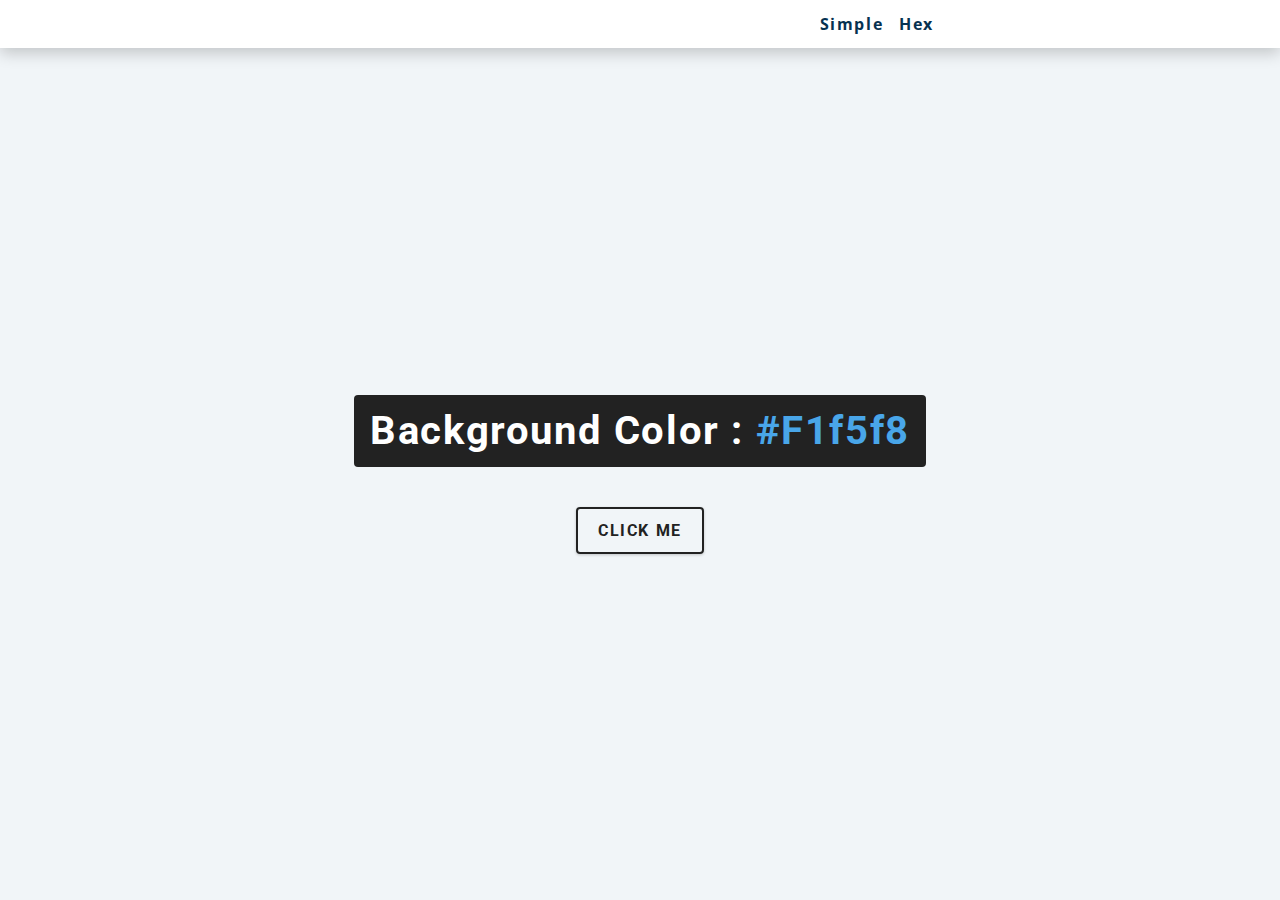
<file: 01-color-flipper/index.html>
<!DOCTYPE html>
<html lang="en">

<head>
    <meta charset="UTF-8" />
    <meta name="viewport" content="width=device-width, initial-scale=1.0" />
    <title>Color Flipper || Simple</title>
    <!-- Css -->
    <link rel="stylesheet" href="./assets/css/styles.css" />
</head>

<body>
    <nav>
        <div class="nav-center">
            <h4></h4>
            <ul class="nav-links">
                <li><a href="index.html">simple</a></li>
                <li><a href="hex.html">hex</a></li>
            </ul>
        </div>
    </nav>
    <main>
        <div class="container">
            <h2>background color : <span class="color">#f1f5f8</span></h2>
            <button class="btn btn-hero" id="btn">click me</button>
        </div>
    </main>
    <!-- JavaScript -->
    <script src="./assets/js/app.js"></script>
</body>

</html>
</file>
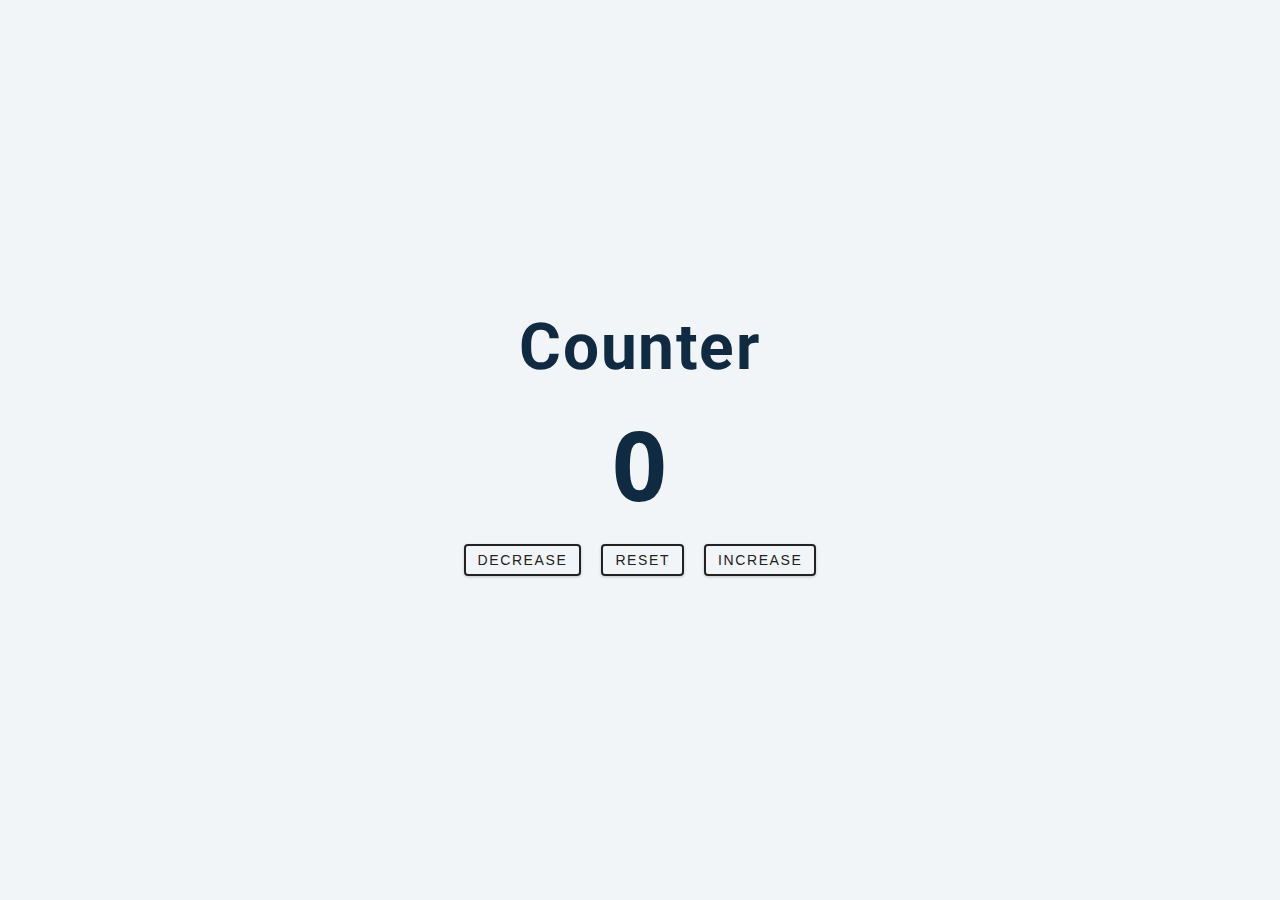
<file: 02-counter/index.html>
<!DOCTYPE html>
<html lang="en">

<head>
    <meta charset="UTF-8" />
    <meta name="viewport" content="width=device-width, initial-scale=1.0" />
    <title>Counter</title>

    <!-- Css -->
    <link rel="stylesheet" href="./assets/css/main.css" />
</head>

<body>
    <main>
        <div class="container">
            <h1>counter</h1>
            <span id="value">0</span>
            <div class="button-container">
                <button class="btn decrease">decrease</button>
                <button class="btn reset">reset</button>
                <button class="btn increase">increase</button>
            </div>
        </div>
    </main>
    <!-- Js -->
    <script src="./assets/js/main.js"></script>
</body>

</html>
</file>
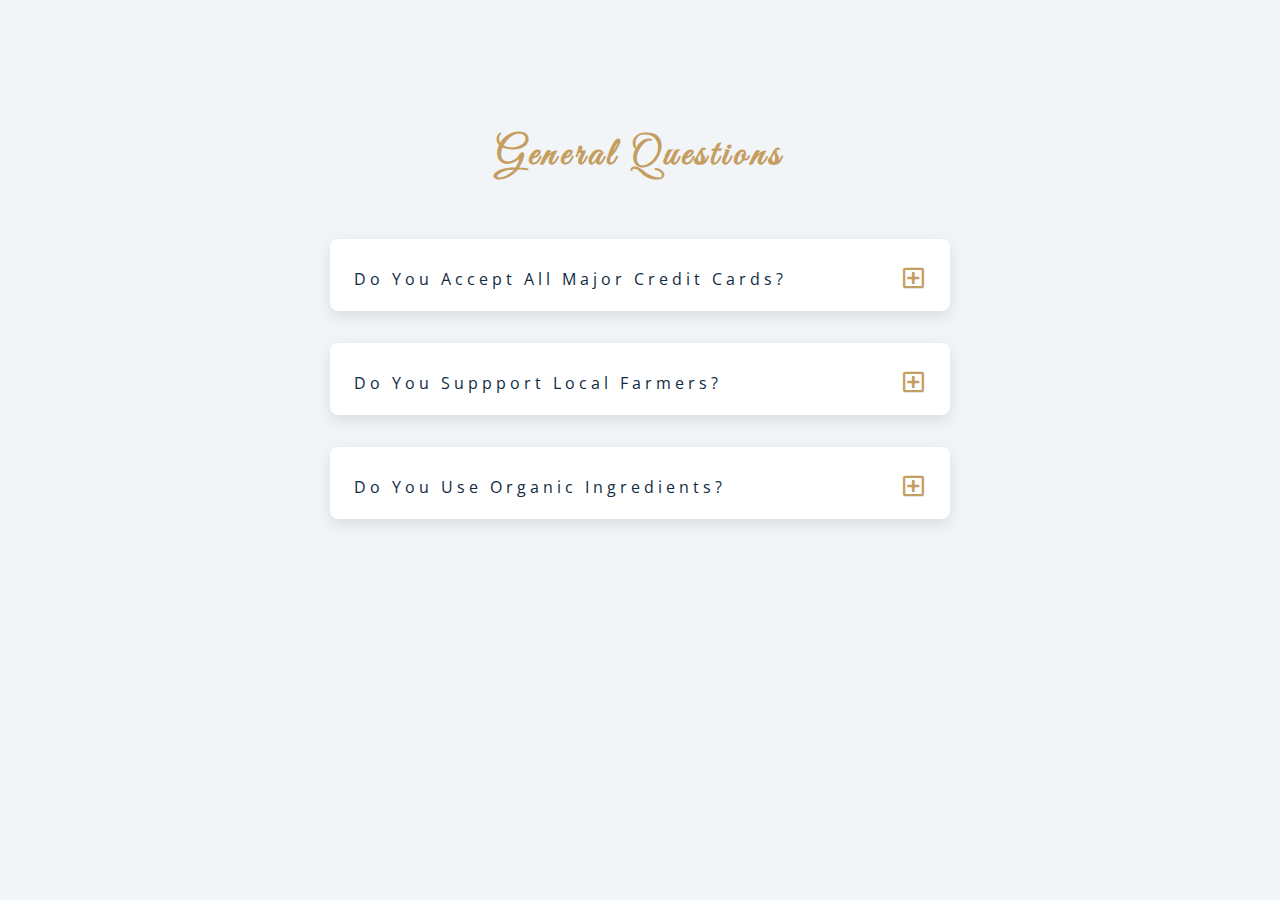
<file: 04-questions/index.html>
<!DOCTYPE html>
<html lang="en">

<head>
    <meta charset="UTF-8" />
    <meta name="viewport" content="width=device-width, initial-scale=1.0" />
    <title>Q & A</title>
    <!-- Font-awesome -->
    <link rel="stylesheet" href="https://cdnjs.cloudflare.com/ajax/libs/font-awesome/5.14.0/css/all.min.css" />
    <!-- Extra Fonts -->
    <link href="https://fonts.googleapis.com/css?family=Great+Vibes&display=swap" rel="stylesheet" />
    <!-- Css -->
    <link rel="stylesheet" href="./assets/css/style.css" />
</head>

<body>
    <section class="questions">
        <!-- Title -->
        <div class="title">
            <h2>general questions</h2>
        </div>
        <!-- Questions -->
        <div class="section-center">
            <!-- Single question -->
            <article class="question">
                <!-- Question title -->
                <div class="question-title">
                    <p>do you accept all major credit cards?</p>
                    <button type="button" class="question-btn">
                <span class="plus-icon">
                  <i class="far fa-plus-square"></i>
                </span>
                <span class="minus-icon">
                  <i class="far fa-minus-square"></i>
                </span>
              </button>
                </div>
                <!-- Question text -->
                <div class="question-text">
                    <p>
                        Lorem ipsum dolor sit amet, consectetur adipisicing elit. Est dolore illo dolores quia nemo doloribus quaerat, magni numquam repellat reprehenderit.
                    </p>
                </div>
            </article>
            <!-- End of single question -->
            <!-- Single question -->
            <article class="question">
                <!-- Question title -->
                <div class="question-title">
                    <p>do you suppport local farmers?</p>
                    <button type="button" class="question-btn">
                <span class="plus-icon">
                  <i class="far fa-plus-square"></i>
                </span>
                <span class="minus-icon">
                  <i class="far fa-minus-square"></i>
                </span>
              </button>
                </div>
                <!-- Question text -->
                <div class="question-text">
                    <p>
                        Lorem ipsum dolor sit amet, consectetur adipisicing elit. Est dolore illo dolores quia nemo doloribus quaerat, magni numquam repellat reprehenderit.
                    </p>
                </div>
            </article>
            <!-- End of single question -->
            <!-- Single question -->
            <article class="question">
                <!-- Question title -->
                <div class="question-title">
                    <p>do you use organic ingredients?</p>
                    <!-- Button -->
                    <button type="button" class="question-btn">
                <span class="plus-icon">
                  <i class="far fa-plus-square"></i>
                </span>
                <span class="minus-icon">
                  <i class="far fa-minus-square"></i>
                </span>
              </button>
                </div>
                <!-- Question text -->
                <div class="question-text">
                    <p>
                        Lorem ipsum dolor sit amet, consectetur adipisicing elit. Est dolore illo dolores quia nemo doloribus quaerat, magni numquam repellat reprehenderit.
                    </p>
                </div>
            </article>
            <!-- End of single question -->
    </section>
    <!-- Js -->
    <script src="./assets/js/script.js"></script>
</body>

</html>
</file>
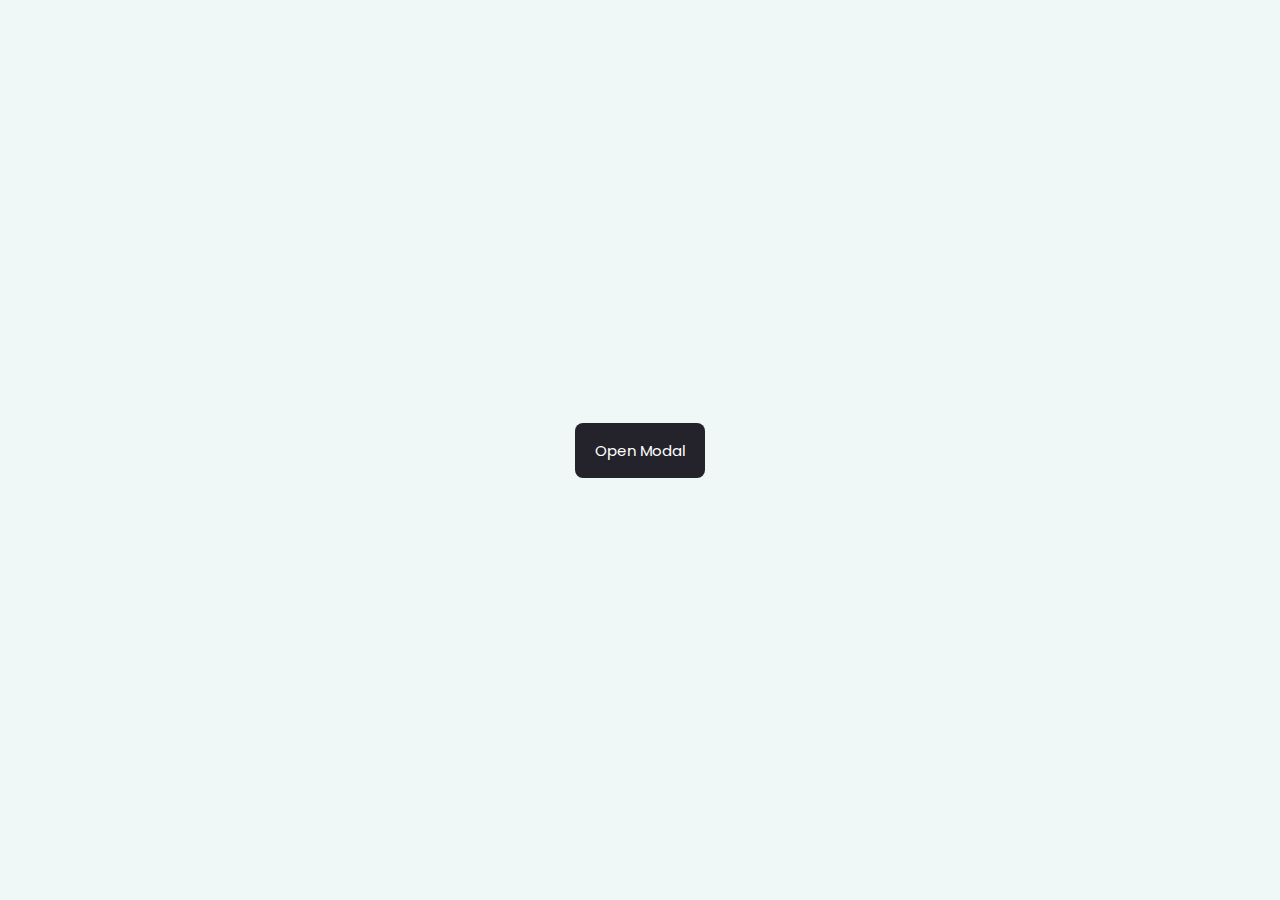
<file: 06-modal/index.html>
<!DOCTYPE html>
<html lang="en">

<head>
    <meta charset="UTF-8">
    <meta http-equiv="X-UA-Compatible" content="IE=edge">
    <meta name="viewport" content="width=device-width, initial-scale=1.0">
    <title>Document</title>
    <!--=============== BOXICONS ===============-->
    <link rel="stylesheet" href="https://cdn.jsdelivr.net/npm/boxicons@latest/css/boxicons.min.css">
    <!--=============== CSS ===============-->
    <link rel="stylesheet" href="./assets/css/style.css">
    <!--=============== VARIABLES ===============-->
    <link rel="stylesheet" href="./assets/css/variables.css">
</head>

<body>
    <!-- Modal Section Start -->
    <section class="modal container">
        <button class="modal__button" id="open-modal">
            Open Modal
        </button>

        <div class="modal__container" id="modal-container">
            <div class="modal__content">
                <div class="modal__close close-modal" title="Close">
                    <i class='bx bx-x'></i>
                </div>

                <img src="./assets/image/star-trophy.png" alt="" class="modal__img">

                <h1 class="modal__title">Good Job!</h1>
                <p class="modal__description">Click the button to close</p>

                <button class="modal__button modal__button-width">
                    View status
                </button>

                <button class="modal__button-link close-modal">
                    Close
                </button>
            </div>
        </div>
    </section>
    <!-- Modal Section End -->

    <!--=============== MAIN JS ===============-->
    <script src="./assets/js/main.js"></script>
</body>

</html>
</file>
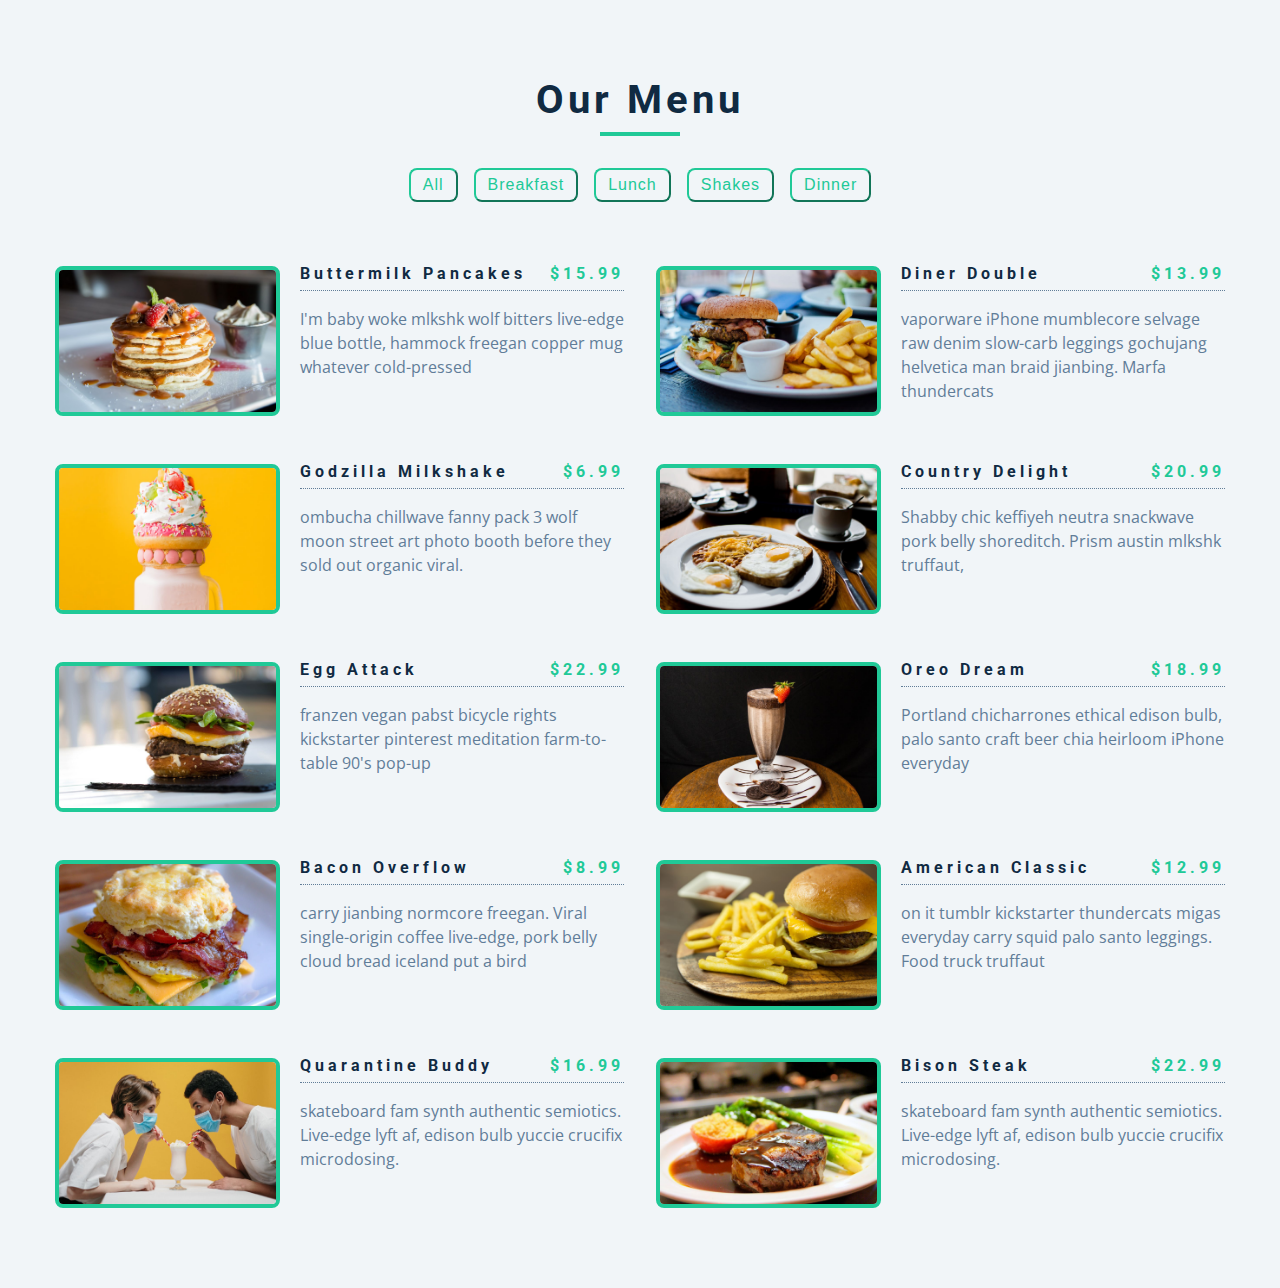
<file: 08-menu/index.html>
<!DOCTYPE html>
<html lang="en">

<head>
    <meta charset="UTF-8">
    <meta name="viewport" content="width=device-width, initial-scale=1.0">
    <title>Menu</title>
    <!-- Font-Awesome -->
    <link rel="stylesheet" href="https://cdnjs.cloudflare.com/ajax/libs/font-awesome/5.14.0/css/all.min.css">
    <!-- Css -->
    <link rel="stylesheet" href="./assets/css/filter.css">
</head>

<body>
    <section class="menu">
        <!-- Title -->
        <div class="title">
            <h2>our menu</h2>
            <div class="underline"></div>
        </div>
        <!-- Filter buttons -->
        <div class="btn-container">
            <!-- <button type="button" class="filter-btn" data-id="all">all</button>
            <button type="button" class="filter-btn" data-id="breakfast">breakfast</button>
            <button type="button" class="filter-btn" data-id="lunch">lunch</button>
            <button type="button" class="filter-btn" data-id="shakes">shakes</button> -->
        </div>
        <!-- Menu items -->
        <div class="section-center">
            <!-- Single item -->
            <article class="menu-item">
                <img src="./assets/images/menu-item.jpeg" alt="menu item" class="photo" />
                <div class="item-info">
                    <header>
                        <h4>buttermilk pancakes</h4>
                        <h4 class="price">$15</h4>
                    </header>
                    <p class="item-text">
                        Lorem ipsum dolor sit amet consectetur adipisicing elit. Repudiandae, sint quam. Et reprehenderit fugiat nesciunt inventore laboriosam excepturi! Quo, officia.
                    </p>
                </div>
            </article>
            <!-- End of single item -->
            <!-- Single item -->
            <article class="menu-item">
                <img src="./assets/images/menu-item.jpeg" alt="menu item" class="photo" />
                <div class="item-info">
                    <header>
                        <h4>buttermilk pancakes</h4>
                        <h4 class="price">$15</h4>
                    </header>
                    <p class="item-text">
                        Lorem ipsum dolor sit amet consectetur adipisicing elit. Repudiandae, sint quam. Et reprehenderit fugiat nesciunt inventore laboriosam excepturi! Quo, officia.
                    </p>
                </div>
            </article>
            <!-- End of single item -->
            <!-- Single item -->
            <article class="menu-item">
                <img src="./assets/images/menu-item.jpeg" alt="menu item" class="photo" />
                <div class="item-info">
                    <header>
                        <h4>buttermilk pancakes</h4>
                        <h4 class="price">$15</h4>
                    </header>
                    <p class="item-text">
                        Lorem ipsum dolor sit amet consectetur adipisicing elit. Repudiandae, sint quam. Et reprehenderit fugiat nesciunt inventore laboriosam excepturi! Quo, officia.
                    </p>
                </div>
            </article>
            <!-- End of single item -->
        </div>
    </section>
    <!-- Js -->
    <script src="./assets/js/filter.js"></script>
</body>

</html>
</file>
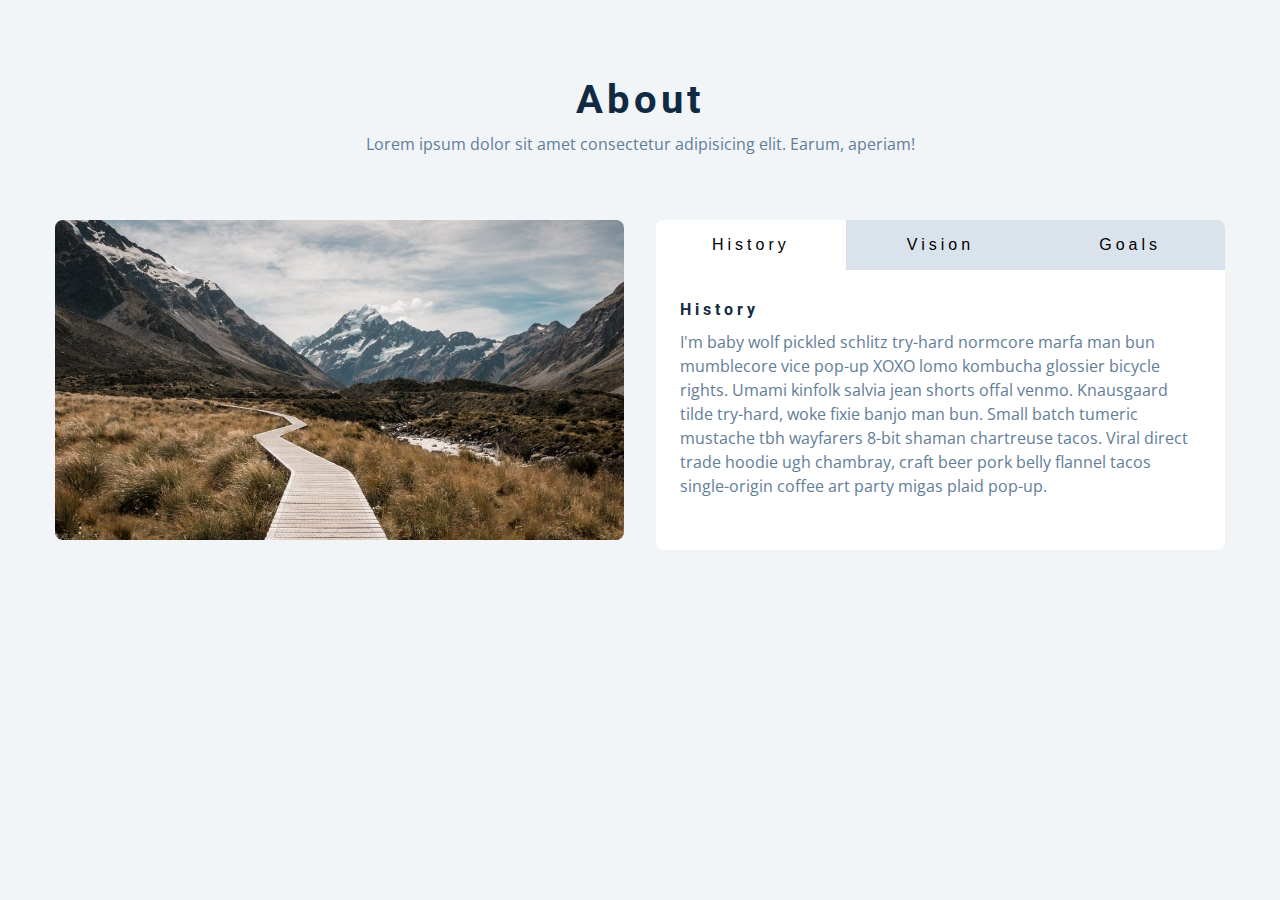
<file: 10-tabs/index.html>
<!DOCTYPE html>
<html lang="en">

<head>
    <meta charset="UTF-8">
    <meta http-equiv="X-UA-Compatible" content="IE=edge">
    <meta name="viewport" content="width=device-width, initial-scale=1.0">
    <title>Tabs</title>
    <!-- Css -->
    <link rel="stylesheet" href="./assets/css/styles.css">
</head>

<body>
    <section class="section">
        <div class="title">
            <h2>about</h2>
            <p>
                Lorem ipsum dolor sit amet consectetur adipisicing elit. Earum, aperiam!
            </p>
        </div>

        <div class="about-center section-center">
            <article class="about-img">
                <img src="./assets/img/hero-bcg.jpeg" alt="">
            </article>
            <article class="about">
                <!-- Btn container -->
                <div class="btn-container">
                    <button class="tab-btn active" data-id="history">history</button>
                    <button class="tab-btn" data-id="vision">vision</button>
                    <button class="tab-btn" data-id="goals">goals</button>
                </div>
                <div class="about-content">
                    <!-- Single item -->
                    <div class="content active" id="history">
                        <h4>history</h4>
                        <p>
                            I'm baby wolf pickled schlitz try-hard normcore marfa man bun mumblecore vice pop-up XOXO lomo kombucha glossier bicycle rights. Umami kinfolk salvia jean shorts offal venmo. Knausgaard tilde try-hard, woke fixie banjo man bun. Small batch tumeric mustache
                            tbh wayfarers 8-bit shaman chartreuse tacos. Viral direct trade hoodie ugh chambray, craft beer pork belly flannel tacos single-origin coffee art party migas plaid pop-up.
                        </p>
                    </div>
                    <!-- End of single item -->
                    <!-- Single item -->
                    <div class="content" id="vision">
                        <h4>vision</h4>
                        <p>
                            Man bun PBR&B keytar copper mug prism, hell of helvetica. Synth crucifix offal deep v hella biodiesel. Church-key listicle polaroid put a bird on it chillwave palo santo enamel pin, tattooed meggings franzen la croix cray. Retro yr aesthetic four loko
                            tbh helvetica air plant, neutra palo santo tofu mumblecore. Hoodie bushwick pour-over jean shorts chartreuse shabby chic. Roof party hammock master cleanse pop-up truffaut, bicycle rights skateboard affogato readymade sustainable
                            deep v live-edge schlitz narwhal.
                        </p>
                    </div>
                    <!-- End of single item -->
                    <!-- Single item -->
                    <div class="content" id="goals">
                        <h4>goals</h4>
                        <p>
                            Chambray authentic truffaut, kickstarter brunch taxidermy vape heirloom four dollar toast raclette shoreditch church-key. Poutine etsy tote bag, cred fingerstache leggings cornhole everyday carry blog gastropub. Brunch biodiesel sartorial mlkshk swag,
                            mixtape hashtag marfa readymade direct trade man braid cold-pressed roof party. Small batch adaptogen coloring book heirloom. Letterpress food truck hammock literally hell of wolf beard adaptogen everyday carry. Dreamcatcher
                            pitchfork yuccie, banh mi salvia venmo photo booth quinoa chicharrones.
                        </p>
                    </div>
                    <!-- End of single item -->
                </div>
            </article>
        </div>
    </section>
    <!-- Js -->
    <script src="./assets/js/app.js"></script>
</body>

</html>
</file>
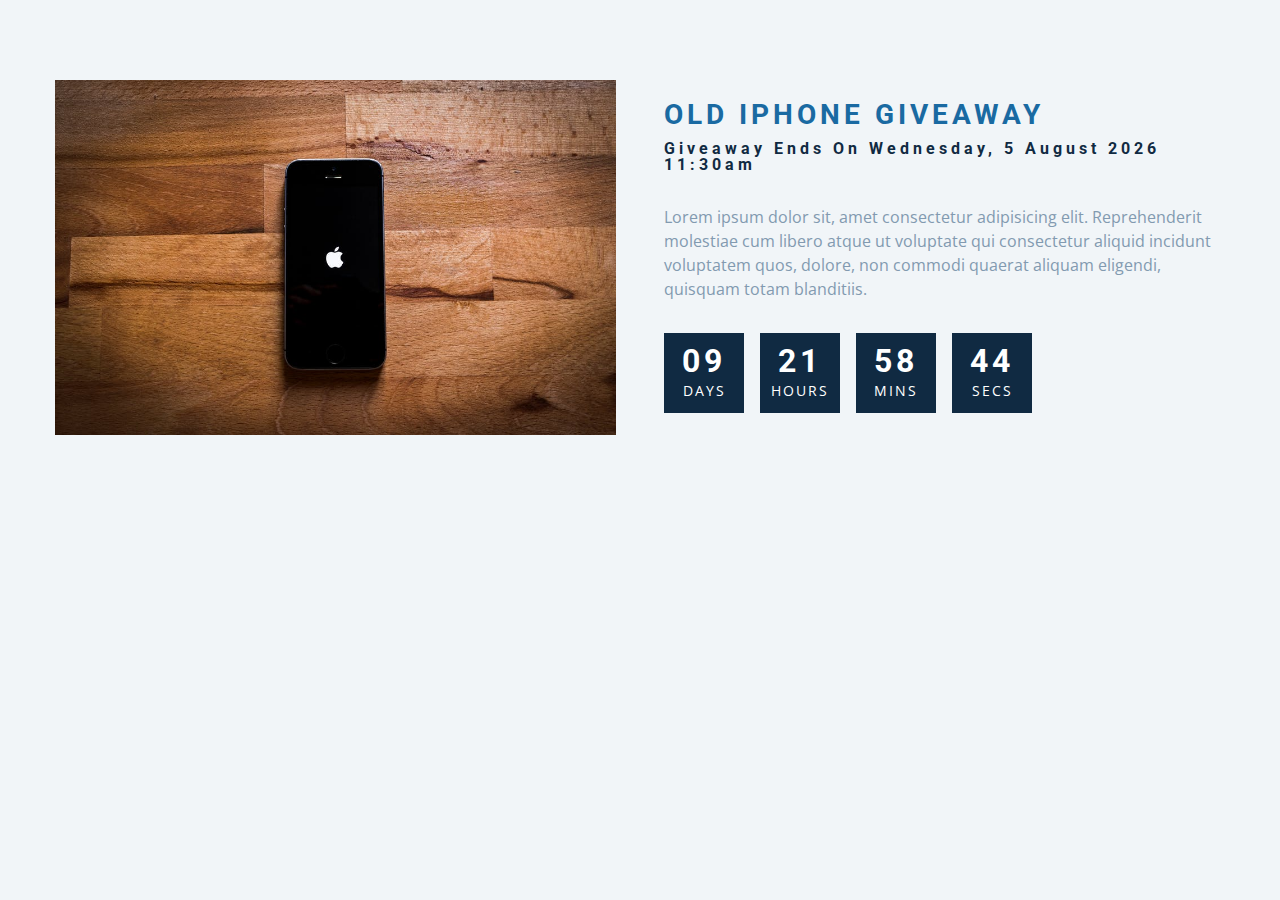
<file: 11-countdown-timer/index.html>
<!DOCTYPE html>
<html lang="en">

<head>
    <meta charset="UTF-8">
    <meta http-equiv="X-UA-Compatible" content="IE=edge">
    <meta name="viewport" content="width=device-width, initial-scale=1.0">
    <title>Countdown</title>
    <!-- Css -->
    <link rel="stylesheet" href="./assets/css/styles.css">
</head>

<body>
    <section class="section-center">

        <!-- Image -->
        <article class="gift-img">
            <img src="./assets/image/gift.jpeg" alt="gift">
        </article>

        <!-- Info Section Start -->
        <article class="gift-info">
            <h3>old iphone giveaway</h3>
            <h4 class="giveaway">
                giveaway ends on Sunday, 24 April 2020, 8:00am
            </h4>
            <p>
                Lorem ipsum dolor sit, amet consectetur adipisicing elit. Reprehenderit molestiae cum libero atque ut voluptate qui consectetur aliquid incidunt voluptatem quos, dolore, non commodi quaerat aliquam eligendi, quisquam totam blanditiis.
            </p>
            <div class="deadline">
                <!-- days -->
                <div class="deadline-format">
                    <div>
                        <h4 class="days">34</h4>
                        <span>days</span>
                    </div>
                </div>
                <!-- end of days -->
                <!-- days -->
                <div class="deadline-format">
                    <div>
                        <h4 class="hours">34</h4>
                        <span>hours</span>
                    </div>
                </div>
                <!-- end of days -->
                <!-- minutes -->
                <div class="deadline-format">
                    <div>
                        <h4 class="minutes">34</h4>
                        <span>mins</span>
                    </div>
                </div>
                <!-- end of days -->
                <!-- minutes -->
                <div class="deadline-format">
                    <div>
                        <h4 class="seconds">34</h4>
                        <span>secs</span>
                    </div>
                </div>
                <!-- end of days -->
            </div>
        </article>
        <!-- Info Section End -->
    </section>
    <script src="./assets/js/app.js"></script>
    <!-- Js -->
</body>

</html>
</file>
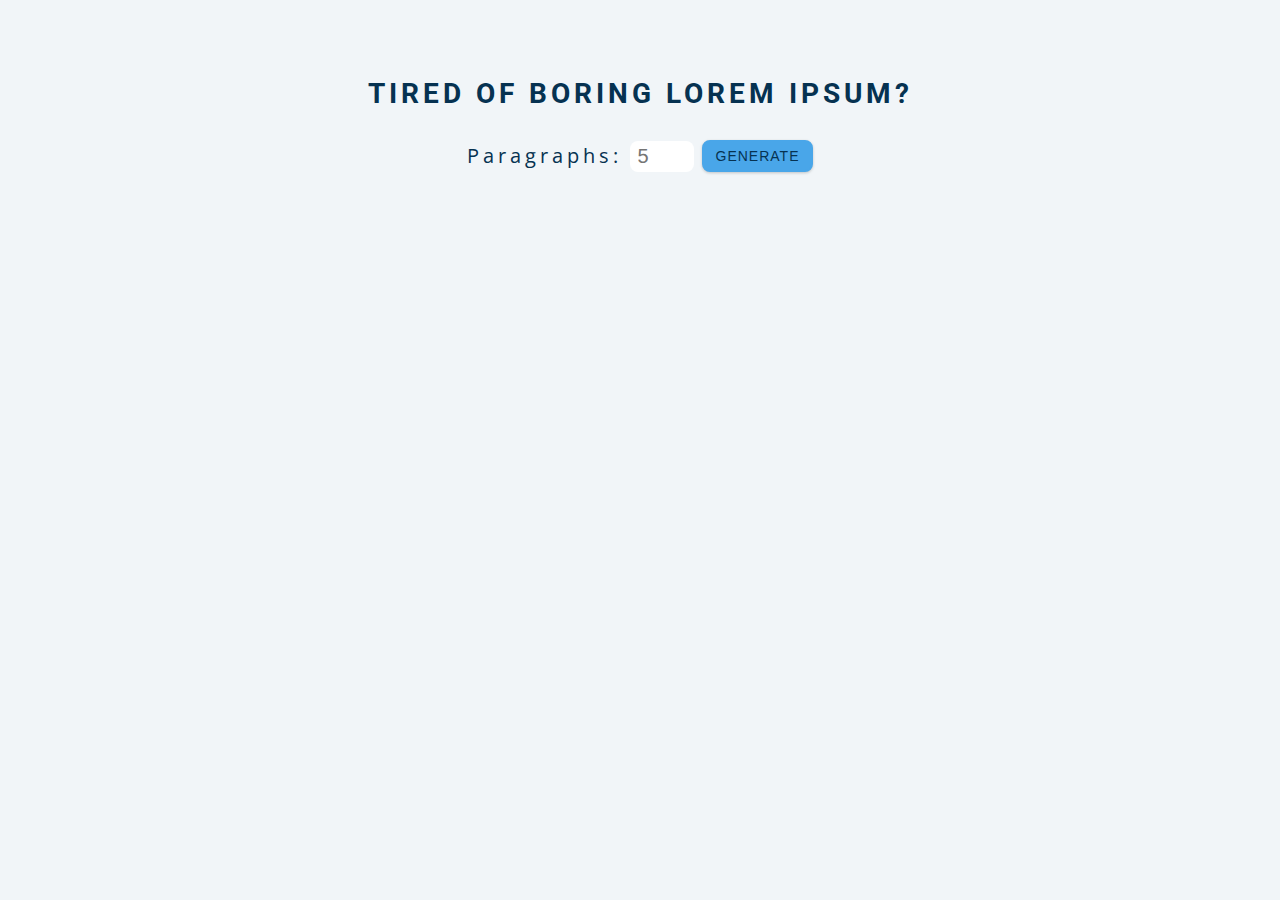
<file: 12-lorem-ipsum/index.html>
<!DOCTYPE html>
<html lang="en">

<head>
    <meta charset="UTF-8">
    <meta http-equiv="X-UA-Compatible" content="IE=edge">
    <meta name="viewport" content="width=device-width, initial-scale=1.0">
    <title>Lorem Ipsum</title>
    <!-- Css -->
    <link rel="stylesheet" href="./assets/css/styles.css">
</head>

<body>
    <section class="section-center">
        <h3>tired of boring lorem ipsum?</h3>
        <form class="lorem-form">
            <label for="amount">paragraphs:</label>
            <input type="number" name="amount" id="amount" placeholder="5">
            <button type="submit" class="btn">generate</button>
        </form>
        <article class="lorem-text"></article>
    </section>
    <!-- Js -->
    <script src="./assets/js/app.js"></script>
</body>

</html>
</file>
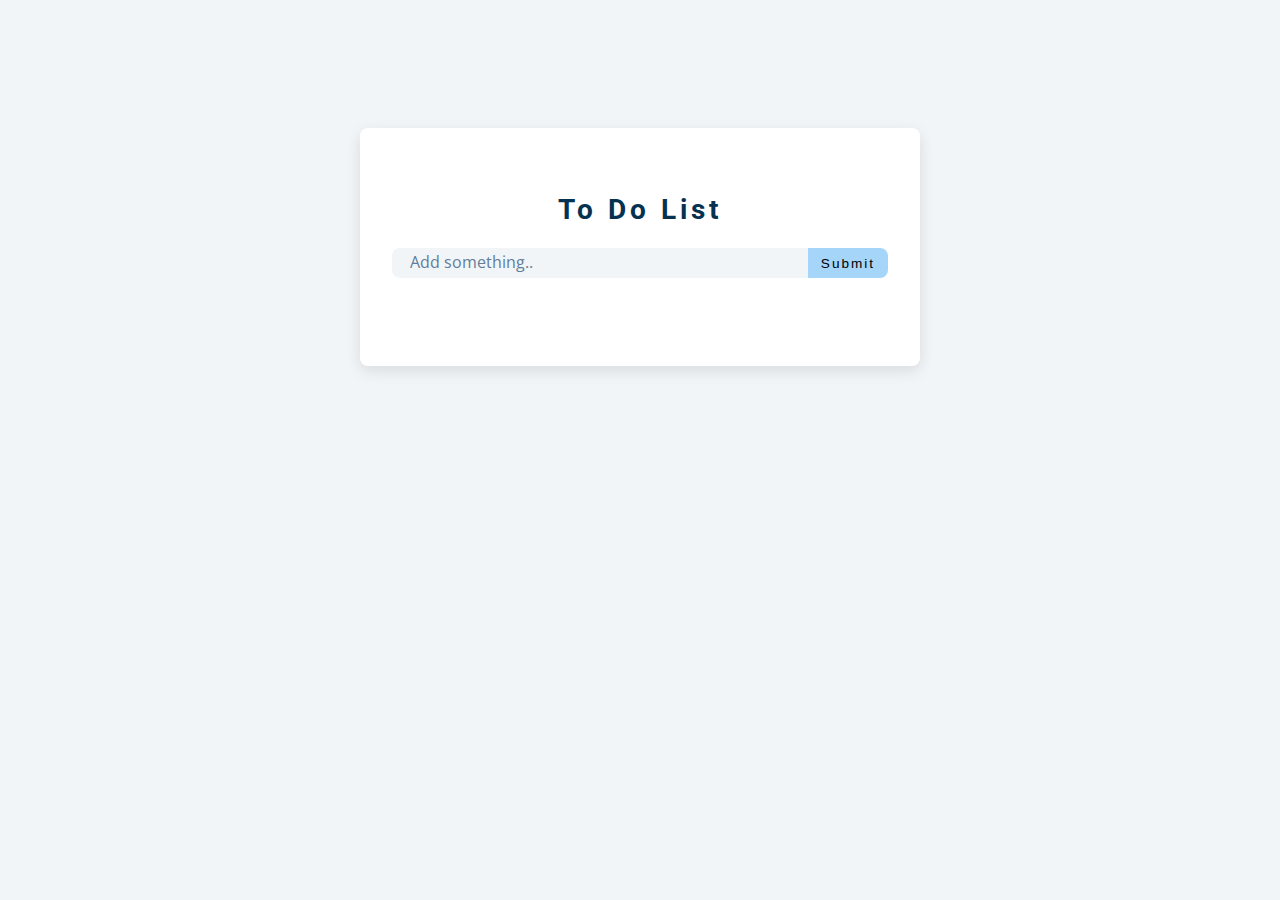
<file: 13-grocery-bud/index.html>
<!DOCTYPE html>
<html lang="en">

<head>
    <meta charset="UTF-8">
    <meta http-equiv="X-UA-Compatible" content="IE=edge">
    <meta name="viewport" content="width=device-width, initial-scale=1.0">
    <title>Grocery Bud</title>
    <!-- Font-Awesome -->
    <link rel="stylesheet" href="https://cdnjs.cloudflare.com/ajax/libs/font-awesome/5.14.0/css/all.min.css">
    <!-- Css -->
    <link rel="stylesheet" href="./assets/css/styles.css">
</head>

<body>
    <section class="section-center">
        <!-- Form -->
        <form class="grocery-form">
            <p class="alert"></p>
            <h3>To do List</h3>
            <div class="form-control">
                <input type="text" id="grocery" placeholder="Add something.." />
                <button type="submit" class="submit-btn">submit</button>
            </div>
        </form>
        <!-- List -->
        <div class="grocery-container">
            <div class="grocery-list"></div>
            <button class="clear-btn">clear items</button>
        </div>
    </section>
    <!-- Js -->
    <script src="./assets/js/app.js"></script>
</body>

</html>
</file>
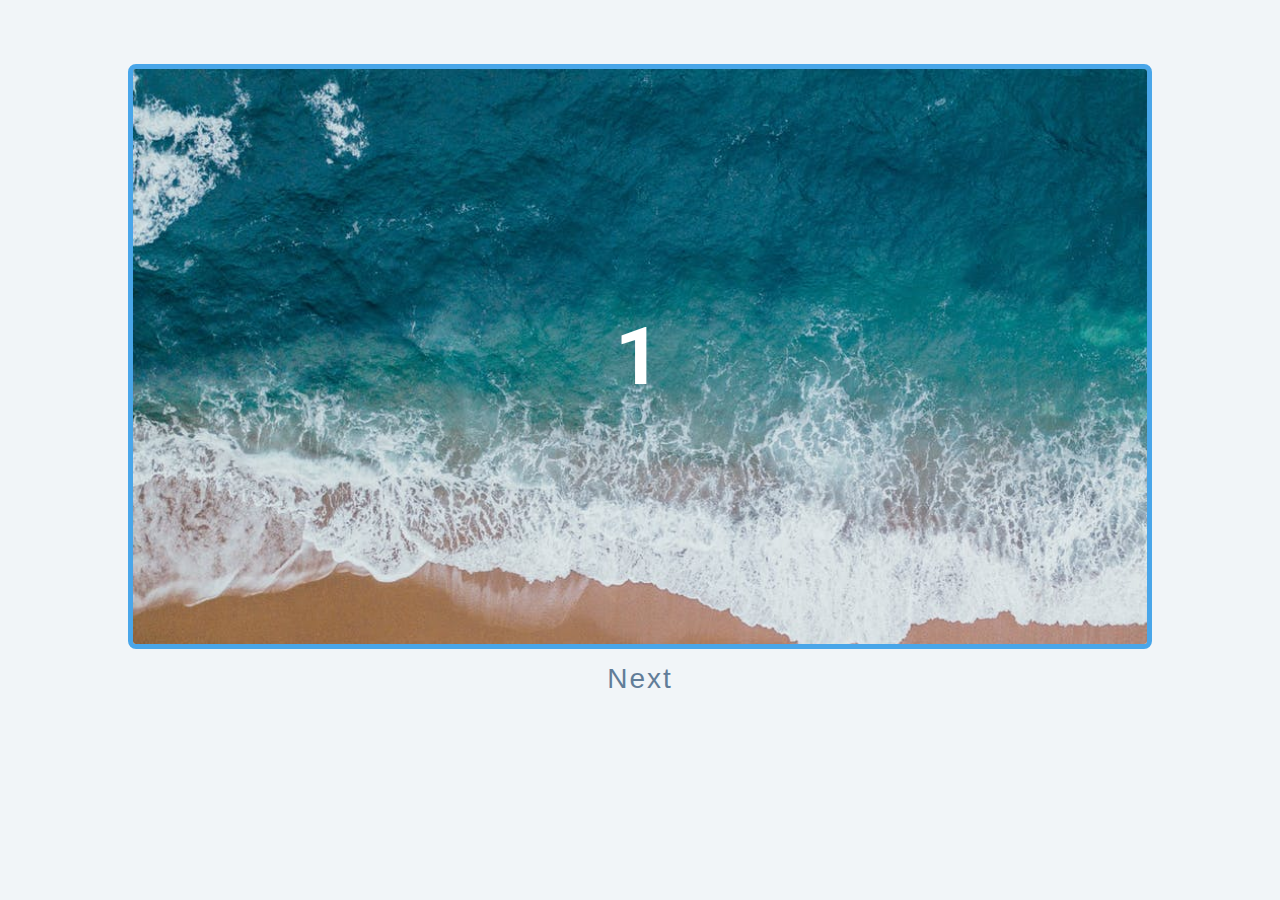
<file: 14-slider/index.html>
<!DOCTYPE html>
<html lang="en">

<head>
    <meta charset="UTF-8">
    <meta http-equiv="X-UA-Compatible" content="IE=edge">
    <meta name="viewport" content="width=device-width, initial-scale=1.0">
    <title>Slider</title>
    <!-- Css -->
    <link rel="stylesheet" href="./assets/css/styles.css">
</head>

<body>
    <div class="slider-container">
        <div class="slide">
            <img src="./assets/images/img-1.jpeg" class="slide-img" alt="" />
            <h1>1</h1>
        </div>
        <div class="slide">
            <h1>2</h1>
        </div>
        <div class="slide">
            <h1>3</h1>
        </div>
        <div class="slide">
            <div>
                <img src="./assets/images/person-1.jpeg" class="person-img" alt="" />
                <h4>susan doe</h4>
                <h1>4</h1>
            </div>
        </div>
    </div>
    <div class="btn-container">
        <button type="button" class="prevBtn">
          prev
        </button>
        <button type="button" class="nextBtn">
          next
        </button>
    </div>

    <!-- Js -->
    <script src="./assets/js/app.js"></script>
</body>

</html>
</file>
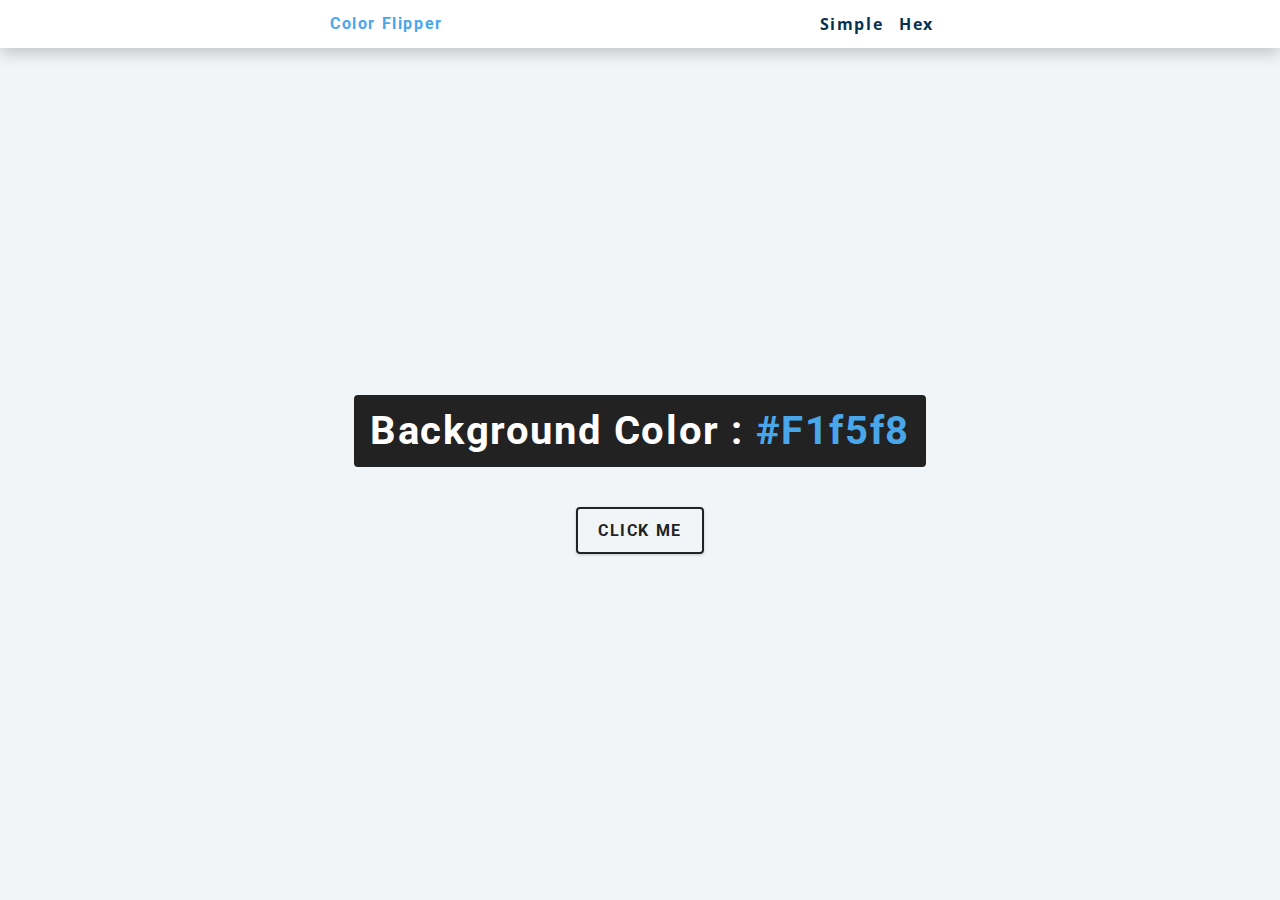
<file: 01-color-flipper/hex.html>
<!DOCTYPE html>
<html lang="en">

<head>
    <meta charset="UTF-8" />
    <meta name="viewport" content="width=device-width, initial-scale=1.0" />
    <title>Color Flipper || Hex</title>

    <!-- Css -->
    <link rel="stylesheet" href="./assets/css/styles.css" />
</head>

<body>
    <nav>
        <div class="nav-center">
            <h4>color flipper</h4>
            <ul class="nav-links">
                <li><a href="index.html">simple</a></li>
                <li><a href="hex.html">hex</a></li>
            </ul>
        </div>
    </nav>
    <main>
        <div class="container">
            <h2>background color : <span class="color">#f1f5f8</span></h2>
            <button class="btn btn-hero" id="btn">click me</button>
        </div>
    </main>
    <!-- Js -->
    <script src="./assets/js/hex.js"></script>
</body>

</html>
</file>
<file: 01-color-flipper/assets/css/styles.css>
/*
=============== 
Fonts
===============
*/

@import url("https://fonts.googleapis.com/css?family=Open+Sans|Roboto:400,700&display=swap");

/*
=============== 
Variables
===============
*/

:root {
    /* dark shades of primary color*/
    --clr-primary-1: hsl(205, 86%, 17%);
    --clr-primary-2: hsl(205, 77%, 27%);
    --clr-primary-3: hsl(205, 72%, 37%);
    --clr-primary-4: hsl(205, 63%, 48%);
    /* primary/main color */
    --clr-primary-5: hsl(205, 78%, 60%);
    /* lighter shades of primary color */
    --clr-primary-6: hsl(205, 89%, 70%);
    --clr-primary-7: hsl(205, 90%, 76%);
    --clr-primary-8: hsl(205, 86%, 81%);
    --clr-primary-9: hsl(205, 90%, 88%);
    --clr-primary-10: hsl(205, 100%, 96%);
    /* darkest grey - used for headings */
    --clr-grey-1: hsl(209, 61%, 16%);
    --clr-grey-2: hsl(211, 39%, 23%);
    --clr-grey-3: hsl(209, 34%, 30%);
    --clr-grey-4: hsl(209, 28%, 39%);
    /* grey used for paragraphs */
    --clr-grey-5: hsl(210, 22%, 49%);
    --clr-grey-6: hsl(209, 23%, 60%);
    --clr-grey-7: hsl(211, 27%, 70%);
    --clr-grey-8: hsl(210, 31%, 80%);
    --clr-grey-9: hsl(212, 33%, 89%);
    --clr-grey-10: hsl(210, 36%, 96%);
    --clr-white: #fff;
    --clr-red-dark: hsl(360, 67%, 44%);
    --clr-red-light: hsl(360, 71%, 66%);
    --clr-green-dark: hsl(125, 67%, 44%);
    --clr-green-light: hsl(125, 71%, 66%);
    --clr-black: #222;
    --ff-primary: "Roboto", sans-serif;
    --ff-secondary: "Open Sans", sans-serif;
    --transition: all 0.3s linear;
    --spacing: 0.1rem;
    --radius: 0.25rem;
    --light-shadow: 0 5px 15px rgba(0, 0, 0, 0.1);
    --dark-shadow: 0 5px 15px rgba(0, 0, 0, 0.2);
    --max-width: 1170px;
    --fixed-width: 620px;
}


/*
=============== 
Global Styles
===============
*/

*,
::after,
::before {
    margin: 0;
    padding: 0;
    box-sizing: border-box;
}

body {
    font-family: var(--ff-secondary);
    background: var(--clr-grey-10);
    color: var(--clr-grey-1);
    line-height: 1.5;
    font-size: 0.875rem;
}

ul {
    list-style-type: none;
}

a {
    text-decoration: none;
}

h1,
h2,
h3,
h4 {
    letter-spacing: var(--spacing);
    text-transform: capitalize;
    line-height: 1.25;
    margin-bottom: 0.75rem;
    font-family: var(--ff-primary);
}

h1 {
    font-size: 3rem;
}

h2 {
    font-size: 2rem;
}

h3 {
    font-size: 1.25rem;
}

h4 {
    font-size: 0.875rem;
}

p {
    margin-bottom: 1.25rem;
    color: var(--clr-grey-5);
}

@media screen and (min-width: 800px) {
    h1 {
        font-size: 4rem;
    }
    h2 {
        font-size: 2.5rem;
    }
    h3 {
        font-size: 1.75rem;
    }
    h4 {
        font-size: 1rem;
    }
    body {
        font-size: 1rem;
    }
    h1,
    h2,
    h3,
    h4 {
        line-height: 1;
    }
}


/*  global classes */


/* section */

.section {
    padding: 5rem 0;
}

.section-center {
    width: 90vw;
    margin: 0 auto;
    max-width: 1170px;
}

@media screen and (min-width: 992px) {
    .section-center {
        width: 95vw;
    }
}

main {
    min-height: 100vh;
    display: grid;
    place-items: center;
}


/*
=============== 
Nav
===============
*/

nav {
    background: var(--clr-white);
    height: 3rem;
    display: grid;
    align-items: center;
    box-shadow: var(--dark-shadow);
}

.nav-center {
    width: 90vw;
    max-width: var(--fixed-width);
    margin: 0 auto;
    display: flex;
    align-items: center;
    justify-content: space-between;
}

.nav-center h4 {
    margin-bottom: 0;
    color: var(--clr-primary-5);
}

.nav-links {
    display: flex;
}

nav a {
    text-transform: capitalize;
    font-weight: 700;
    font-size: 1rem;
    color: var(--clr-primary-1);
    letter-spacing: var(--spacing);
    margin-right: 1rem;
}

nav a:hover {
    color: var(--clr-primary-5);
}


/*
=============== 
Container
===============
*/

main {
    min-height: calc(100vh - 3rem);
    display: grid;
    place-items: center;
}

.container {
    text-align: center;
}

.container h2 {
    background: var(--clr-black);
    color: var(--clr-white);
    padding: 1rem;
    border-radius: var(--radius);
    margin-bottom: 2.5rem;
}

.color {
    color: var(--clr-primary-5);
}

.btn-hero {
    font-family: var(--ff-primary);
    text-transform: uppercase;
    background: transparent;
    color: var(--clr-black);
    letter-spacing: var(--spacing);
    display: inline-block;
    font-weight: 700;
    transition: var(--transition);
    border: 2px solid var(--clr-black);
    cursor: pointer;
    box-shadow: 0 1px 3px rgba(0, 0, 0, 0.2);
    border-radius: var(--radius);
    font-size: 1rem;
    padding: 0.75rem 1.25rem;
}

.btn-hero:hover {
    color: var(--clr-white);
    background: var(--clr-black);
}
</file>
<file: 02-counter/assets/css/main.css>
/*
=============== 
Fonts
===============
*/

@import url("https://fonts.googleapis.com/css?family=Open+Sans|Roboto:400,700&display=swap");

/*
=============== 
Variables
===============
*/

:root {
    /* dark shades of primary color*/
    --clr-primary-1: hsl(205, 86%, 17%);
    --clr-primary-2: hsl(205, 77%, 27%);
    --clr-primary-3: hsl(205, 72%, 37%);
    --clr-primary-4: hsl(205, 63%, 48%);
    /* primary/main color */
    --clr-primary-5: hsl(205, 78%, 60%);
    /* lighter shades of primary color */
    --clr-primary-6: hsl(205, 89%, 70%);
    --clr-primary-7: hsl(205, 90%, 76%);
    --clr-primary-8: hsl(205, 86%, 81%);
    --clr-primary-9: hsl(205, 90%, 88%);
    --clr-primary-10: hsl(205, 100%, 96%);
    /* darkest grey - used for headings */
    --clr-grey-1: hsl(209, 61%, 16%);
    --clr-grey-2: hsl(211, 39%, 23%);
    --clr-grey-3: hsl(209, 34%, 30%);
    --clr-grey-4: hsl(209, 28%, 39%);
    /* grey used for paragraphs */
    --clr-grey-5: hsl(210, 22%, 49%);
    --clr-grey-6: hsl(209, 23%, 60%);
    --clr-grey-7: hsl(211, 27%, 70%);
    --clr-grey-8: hsl(210, 31%, 80%);
    --clr-grey-9: hsl(212, 33%, 89%);
    --clr-grey-10: hsl(210, 36%, 96%);
    --clr-white: #fff;
    --clr-red-dark: hsl(360, 67%, 44%);
    --clr-red-light: hsl(360, 71%, 66%);
    --clr-green-dark: hsl(125, 67%, 44%);
    --clr-green-light: hsl(125, 71%, 66%);
    --clr-black: #222;
    --ff-primary: "Roboto", sans-serif;
    --ff-secondary: "Open Sans", sans-serif;
    --transition: all 0.3s linear;
    --spacing: 0.1rem;
    --radius: 0.25rem;
    --light-shadow: 0 5px 15px rgba(0, 0, 0, 0.1);
    --dark-shadow: 0 5px 15px rgba(0, 0, 0, 0.2);
    --max-width: 1170px;
    --fixed-width: 620px;
}


/*
=============== 
Global Styles
===============
*/

*,
::after,
::before {
    margin: 0;
    padding: 0;
    box-sizing: border-box;
}

body {
    font-family: var(--ff-secondary);
    background: var(--clr-grey-10);
    color: var(--clr-grey-1);
    line-height: 1.5;
    font-size: 0.875rem;
}

ul {
    list-style-type: none;
}

a {
    text-decoration: none;
}

h1,
h2,
h3,
h4 {
    letter-spacing: var(--spacing);
    text-transform: capitalize;
    line-height: 1.25;
    margin-bottom: 0.75rem;
    font-family: var(--ff-primary);
}

h1 {
    font-size: 3rem;
}

h2 {
    font-size: 2rem;
}

h3 {
    font-size: 1.25rem;
}

h4 {
    font-size: 0.875rem;
}

p {
    margin-bottom: 1.25rem;
    color: var(--clr-grey-5);
}

@media screen and (min-width: 800px) {
    h1 {
        font-size: 4rem;
    }
    h2 {
        font-size: 2.5rem;
    }
    h3 {
        font-size: 1.75rem;
    }
    h4 {
        font-size: 1rem;
    }
    body {
        font-size: 1rem;
    }
    h1,
    h2,
    h3,
    h4 {
        line-height: 1;
    }
}


/*  global classes */


/* section */

.section {
    padding: 5rem 0;
}

.section-center {
    width: 90vw;
    margin: 0 auto;
    max-width: 1170px;
}

@media screen and (min-width: 992px) {
    .section-center {
        width: 95vw;
    }
}

main {
    min-height: 100vh;
    display: grid;
    place-items: center;
}


/*
=============== 
Counter
===============
*/

main {
    min-height: 100vh;
    display: grid;
    place-items: center;
}

.container {
    text-align: center;
}

#value {
    font-size: 6rem;
    font-weight: bold;
}

.btn {
    text-transform: uppercase;
    background: transparent;
    color: var(--clr-black);
    padding: 0.375rem 0.75rem;
    letter-spacing: var(--spacing);
    display: inline-block;
    transition: var(--transition);
    font-size: 0.875rem;
    border: 2px solid var(--clr-black);
    cursor: pointer;
    box-shadow: 0 1px 3px rgba(0, 0, 0, 0.2);
    border-radius: var(--radius);
    margin: 0.5rem;
}

.btn:hover {
    color: var(--clr-white);
    background: var(--clr-black);
}
</file>
<file: 04-questions/assets/css/style.css>
/*
=============== 
Fonts
===============
*/

@import url("https://fonts.googleapis.com/css?family=Open+Sans|Roboto:400,700&display=swap");

/*
=============== 
Variables
===============
*/

:root {
    /* dark shades of primary color*/
    --clr-primary-1: hsl(205, 86%, 17%);
    --clr-primary-2: hsl(205, 77%, 27%);
    --clr-primary-3: hsl(205, 72%, 37%);
    --clr-primary-4: hsl(205, 63%, 48%);
    /* primary/main color */
    --clr-primary-5: #49a6e9;
    /* lighter shades of primary color */
    --clr-primary-6: hsl(205, 89%, 70%);
    --clr-primary-7: hsl(205, 90%, 76%);
    --clr-primary-8: hsl(205, 86%, 81%);
    --clr-primary-9: hsl(205, 90%, 88%);
    --clr-primary-10: hsl(205, 100%, 96%);
    /* darkest grey - used for headings */
    --clr-grey-1: hsl(209, 61%, 16%);
    --clr-grey-2: hsl(211, 39%, 23%);
    --clr-grey-3: hsl(209, 34%, 30%);
    --clr-grey-4: hsl(209, 28%, 39%);
    /* grey used for paragraphs */
    --clr-grey-5: hsl(210, 22%, 49%);
    --clr-grey-6: hsl(209, 23%, 60%);
    --clr-grey-7: hsl(211, 27%, 70%);
    --clr-grey-8: hsl(210, 31%, 80%);
    --clr-grey-9: hsl(212, 33%, 89%);
    --clr-grey-10: hsl(210, 36%, 96%);
    --clr-white: #fff;
    --clr-red-dark: hsl(360, 67%, 44%);
    --clr-red-light: hsl(360, 71%, 66%);
    --clr-green-dark: hsl(125, 67%, 44%);
    --clr-green-light: hsl(125, 71%, 66%);
    --clr-gold: #c59d5f;
    --clr-black: #222;
    --ff-primary: "Roboto", sans-serif;
    --ff-secondary: "Open Sans", sans-serif;
    --transition: all 0.3s linear;
    --spacing: 0.25rem;
    --radius: 0.5rem;
    --light-shadow: 0 5px 15px rgba(0, 0, 0, 0.1);
    --dark-shadow: 0 5px 15px rgba(0, 0, 0, 0.2);
    --max-width: 1170px;
    --fixed-width: 620px;
}


/*
=============== 
Global Styles
===============
*/

*,
::after,
::before {
    margin: 0;
    padding: 0;
    box-sizing: border-box;
}

body {
    font-family: var(--ff-secondary);
    background: var(--clr-grey-10);
    color: var(--clr-grey-1);
    line-height: 1.5;
    font-size: 0.875rem;
}

ul {
    list-style-type: none;
}

a {
    text-decoration: none;
}

img:not(.logo) {
    width: 100%;
}

img {
    display: block;
}

h1,
h2,
h3,
h4 {
    letter-spacing: var(--spacing);
    text-transform: capitalize;
    line-height: 1.25;
    margin-bottom: 0.75rem;
    font-family: var(--ff-primary);
}

h1 {
    font-size: 3rem;
}

h2 {
    font-size: 2rem;
}

h3 {
    font-size: 1.25rem;
}

h4 {
    font-size: 0.875rem;
}

p {
    margin-bottom: 1.25rem;
    color: var(--clr-grey-5);
}

@media screen and (min-width: 800px) {
    h1 {
        font-size: 4rem;
    }
    h2 {
        font-size: 2.5rem;
    }
    h3 {
        font-size: 1.75rem;
    }
    h4 {
        font-size: 1rem;
    }
    body {
        font-size: 1rem;
    }
    h1,
    h2,
    h3,
    h4 {
        line-height: 1;
    }
}


/*  global classes */

.btn {
    text-transform: uppercase;
    background: transparent;
    color: var(--clr-black);
    padding: 0.375rem 0.75rem;
    letter-spacing: var(--spacing);
    display: inline-block;
    transition: var(--transition);
    font-size: 0.875rem;
    border: 2px solid var(--clr-black);
    cursor: pointer;
    box-shadow: 0 1px 3px rgba(0, 0, 0, 0.2);
    border-radius: var(--radius);
}

.btn:hover {
    color: var(--clr-white);
    background: var(--clr-black);
}


/* section */

.section {
    padding: 5rem 0;
}

.section-center {
    width: 90vw;
    margin: 0 auto;
    max-width: 1170px;
}

@media screen and (min-width: 992px) {
    .section-center {
        width: 95vw;
    }
}

main {
    min-height: 100vh;
    display: grid;
    place-items: center;
}


/*
=============== 
Questions
===============
*/

.title {
    margin-top: 15vh;
    margin-bottom: 4rem;
}

.title h2 {
    color: var(--clr-gold);
    font-family: "Great Vibes", cursive;
    text-align: center;
}

.section-center {
    max-width: var(--fixed-width);
}

.question {
    background: var(--clr-white);
    border-radius: var(--radius);
    box-shadow: var(--light-shadow);
    padding: 1.5rem 1.5rem 0 1.5rem;
    margin-bottom: 2rem;
}

.question-title {
    display: flex;
    justify-content: space-between;
    align-items: center;
    text-transform: capitalize;
    padding-bottom: 1rem;
}

.question-title p {
    margin-bottom: 0;
    letter-spacing: var(--spacing);
    color: var(--clr-grey-1);
}

.question-btn {
    font-size: 1.5rem;
    background: transparent;
    border-color: transparent;
    cursor: pointer;
    color: var(--clr-gold);
    transition: var(--transition);
}

.question-btn:hover {
    transform: rotate(90deg);
}

.question-text {
    padding: 1rem 0 1.5rem 0;
    border-top: 1px solid rgba(0, 0, 0, 0.2);
}

.question-text p {
    margin-bottom: 0;
}


/* hide text */

.question-text {
    display: none;
}

.show-text .question-text {
    display: block;
    animation: identifier ease-in-out .4s forwards;
}

@keyframes identifier {
    0% {
        transform: translateY(-20%);
    }
}

.minus-icon {
    display: none;
}

.show-text .minus-icon {
    display: inline;
}

.show-text .plus-icon {
    display: none;
}
</file>
<file: 06-modal/assets/css/style.css>
/*=============== BASE ===============*/

* {
    box-sizing: border-box;
    padding: 0;
    margin: 0;
}

body,
button {
    font-family: var(--body-font);
    font-size: var(--normal-font-size);
}

body {
    background-color: var(--body-color);
    color: var(--text-color);
    position: relative;
}

button {
    cursor: pointer;
    border: none;
    outline: none;
}

img {
    max-width: 100%;
    height: auto;
}


/*=============== MODAL ===============*/

.container {
    margin-left: 1rem;
    margin-right: 1rem;
}

.modal {
    height: 100vh;
    display: grid;
    place-items: center;
}

.modal__button {
    display: inline-block;
    background-color: var(--first-color);
    color: #FFF;
    padding: 1rem 1.25rem;
    border-radius: .5rem;
    transition: .3s;
}

.modal__button:hover {
    background-color: var(--first-color-alt);
}

.modal__container {
    position: absolute;
    top: 0;
    left: 0;
    background-color: #4158D0;
    background-image: linear-gradient(50deg, #65a5ee 5%, #3df088 50%, #3ef9f0 100%);
    width: 100%;
    height: 100%;
    display: grid;
    align-items: flex-end;
    overflow: hidden;
    transition: all .3s;
    z-index: 999;
    visibility: hidden;
    opacity: 0;
    /*=== Effect 3 ===*/
    perspective: 1000px;
}

.modal__content {
    position: relative;
    background-color: var(--container-color);
    text-align: center;
    padding: 3rem 2rem 2rem;
    border-radius: 1rem 1rem 0 0;
    transition: all .3s;
    /*=== Effect 1 ===*/
    /* transform: translateY(10%); */
    /*=== Effect 2 ===*/
    /* transform: scale(.5) translateY(10%); */
    /*=== Effect 3 ===*/
    transform: rotateX(65deg) scale(.80) translateY(10%);
    transform-origin: 50% 100%;
}

.modal__img {
    width: 150px;
    margin-bottom: .75rem;
}

.modal__close {
    display: inline-flex;
    background-color: var(--first-color);
    border-radius: .25rem;
    color: #FFF;
    font-size: 1.5rem;
    position: absolute;
    top: 2rem;
    right: 2rem;
    cursor: pointer;
}

.modal__title {
    font-size: var(--big-font-size);
    color: var(--title-color);
    font-weight: 500;
}

.modal__description {
    margin-bottom: 1.5rem;
}

.modal__button-width {
    width: 90%;
}

.modal__button-link {
    display: block;
    margin: 1rem auto 0;
    background-color: transparent;
    color: var(--first-color);
    font-weight: 500;
}


/* Show modal */

.show-modal {
    visibility: visible;
    opacity: 1;
}

.show-modal .modal__content {
    /*=== Effect 1 ===*/
    /* transform: translateY(0); */
    /*=== Effect 2 ===*/
    /* transform: scale(1) translateY(0); */
    /*=== Effect 3 ===*/
    transform: rotateX(0) scale(1) translateY(0);
}


/*=============== BREAKPOINTS ===============*/


/* For small devices */

@media screen and (min-width: 576px) {
    .modal__content {
        margin: auto;
        width: 380px;
        border-radius: 1.25rem;
    }
    .modal__img {
        width: 170px;
    }
}
</file>
<file: 06-modal/assets/css/variables.css>
/*=============== GOOGLE FONTS ===============*/

@import url('https://fonts.googleapis.com/css2?family=Poppins:wght@400;500&display=swap');

/*=============== VARIABLES CSS ===============*/

:root {
    /*========== Colors ==========*/
    --first-color: #24232c;
    --first-color-alt: #16161a;
    --title-color: #232324;
    --text-color: #5a5a5a;
    --body-color: #eff8f7;
    --container-color: #FFF;
    /*========== Font and typography ==========*/
    --body-font: 'Poppins', sans-serif;
    --big-font-size: 1.5rem;
    --normal-font-size: .938rem;
}
</file>
<file: 08-menu/assets/css/filter.css>
/*
=============== 
Fonts
===============
*/

@import url("https://fonts.googleapis.com/css?family=Open+Sans|Roboto:400,700&display=swap");

/*
=============== 
Variables
===============
*/

:root {
    /* dark shades of primary color*/
    --clr-primary-1: hsl(205, 86%, 17%);
    --clr-primary-2: hsl(205, 77%, 27%);
    --clr-primary-3: hsl(205, 72%, 37%);
    --clr-primary-4: hsl(205, 63%, 48%);
    /* primary/main color */
    --clr-primary-5: #49a6e9;
    /* lighter shades of primary color */
    --clr-primary-6: hsl(205, 89%, 70%);
    --clr-primary-7: hsl(205, 90%, 76%);
    --clr-primary-8: hsl(205, 86%, 81%);
    --clr-primary-9: hsl(205, 90%, 88%);
    --clr-primary-10: hsl(205, 100%, 96%);
    /* darkest grey - used for headings */
    --clr-grey-1: hsl(209, 61%, 16%);
    --clr-grey-2: hsl(211, 39%, 23%);
    --clr-grey-3: hsl(209, 34%, 30%);
    --clr-grey-4: hsl(209, 28%, 39%);
    /* grey used for paragraphs */
    --clr-grey-5: hsl(210, 22%, 49%);
    --clr-grey-6: hsl(209, 23%, 60%);
    --clr-grey-7: hsl(211, 27%, 70%);
    --clr-grey-8: hsl(210, 31%, 80%);
    --clr-grey-9: hsl(212, 33%, 89%);
    --clr-grey-10: hsl(210, 36%, 96%);
    --clr-white: #fff;
    --clr-red-dark: hsl(360, 67%, 44%);
    --clr-red-light: hsl(360, 71%, 66%);
    --clr-green-dark: hsl(125, 67%, 44%);
    --clr-green-light: hsl(125, 71%, 66%);
    --clr-gold: #20C997;
    --clr-black: #222;
    --ff-primary: "Roboto", sans-serif;
    --ff-secondary: "Open Sans", sans-serif;
    --transition: all 0.3s linear;
    --spacing: 0.25rem;
    --radius: 0.5rem;
    --light-shadow: 0 5px 15px rgba(0, 0, 0, 0.1);
    --dark-shadow: 0 5px 15px rgba(0, 0, 0, 0.2);
    --max-width: 1170px;
    --fixed-width: 620px;
}


/*
=============== 
Global Styles
===============
*/

*,
::after,
::before {
    margin: 0;
    padding: 0;
    box-sizing: border-box;
}

body {
    font-family: var(--ff-secondary);
    background: var(--clr-grey-10);
    color: var(--clr-grey-1);
    line-height: 1.5;
    font-size: 0.875rem;
}

ul {
    list-style-type: none;
}

a {
    text-decoration: none;
}

img:not(.logo) {
    width: 100%;
}

img {
    display: block;
}

h1,
h2,
h3,
h4 {
    letter-spacing: var(--spacing);
    text-transform: capitalize;
    line-height: 1.25;
    margin-bottom: 0.75rem;
    font-family: var(--ff-primary);
}

h1 {
    font-size: 3rem;
}

h2 {
    font-size: 2rem;
}

h3 {
    font-size: 1.25rem;
}

h4 {
    font-size: 0.875rem;
}

p {
    margin-bottom: 1.25rem;
    color: var(--clr-grey-5);
}

@media screen and (min-width: 800px) {
    h1 {
        font-size: 4rem;
    }
    h2 {
        font-size: 2.5rem;
    }
    h3 {
        font-size: 1.75rem;
    }
    h4 {
        font-size: 1rem;
    }
    body {
        font-size: 1rem;
    }
    h1,
    h2,
    h3,
    h4 {
        line-height: 1;
    }
}


/*  global classes */

.btn {
    text-transform: uppercase;
    background: transparent;
    color: var(--clr-black);
    padding: 0.375rem 0.75rem;
    letter-spacing: var(--spacing);
    display: inline-block;
    transition: var(--transition);
    font-size: 0.875rem;
    border: 2px solid var(--clr-black);
    cursor: pointer;
    box-shadow: 0 1px 3px rgba(0, 0, 0, 0.2);
    border-radius: var(--radius);
}

.btn:hover {
    color: var(--clr-white);
    background: var(--clr-black);
}


/* section */

.section {
    padding: 5rem 0;
}

main {
    min-height: 100vh;
    display: grid;
    place-items: center;
}


/*
=============== 
Menu
===============
*/

.menu {
    padding: 5rem 0;
}

.title {
    text-align: center;
    margin-bottom: 2rem;
}

.underline {
    width: 5rem;
    height: 0.25rem;
    background: var(--clr-gold);
    margin-left: auto;
    margin-right: auto;
}

.btn-container {
    margin-bottom: 4rem;
    display: flex;
    justify-content: center;
}

.filter-btn {
    background: transparent;
    border-color: var(--clr-gold);
    font-size: 1rem;
    text-transform: capitalize;
    margin: 0 0.5rem;
    letter-spacing: 1px;
    border-radius: var(--radius);
    padding: 0.375rem 0.75rem;
    color: var(--clr-gold);
    cursor: pointer;
    transition: var(--transition);
}

.filter-btn:hover {
    background: var(--clr-gold);
    color: var(--clr-white);
}

.section-center {
    width: 90vw;
    margin: 0 auto;
    max-width: 1170px;
    display: grid;
    gap: 3rem 2rem;
    justify-items: center;
}

.menu-item {
    display: grid;
    gap: 1rem 2rem;
    max-width: 25rem;
}

.photo {
    object-fit: cover;
    height: 200px;
    border: 0.25rem solid var(--clr-gold);
    border-radius: var(--radius);
}

.item-info header {
    display: flex;
    justify-content: space-between;
    border-bottom: 0.5px dotted var(--clr-grey-5);
}

.item-info h4 {
    margin-bottom: 0.5rem;
}

.price {
    color: var(--clr-gold);
}

.item-text {
    margin-bottom: 0;
    padding-top: 1rem;
}

@media screen and (min-width: 768px) {
    .menu-item {
        grid-template-columns: 225px 1fr;
        gap: 0 1.25rem;
        max-width: 40rem;
    }
    .photo {
        height: 175px;
    }
}

@media screen and (min-width: 1200px) {
    .section-center {
        width: 95vw;
        grid-template-columns: 1fr 1fr;
    }
    .photo {
        height: 150px;
    }
}
</file>
<file: 10-tabs/assets/css/styles.css>
/*
=============== 
Fonts
===============
*/

@import url("https://fonts.googleapis.com/css?family=Open+Sans|Roboto:400,700&display=swap");

/*
=============== 
Variables
===============
*/

:root {
    /* dark shades of primary color*/
    --clr-primary-1: hsl(205, 86%, 17%);
    --clr-primary-2: hsl(205, 77%, 27%);
    --clr-primary-3: hsl(205, 72%, 37%);
    --clr-primary-4: hsl(205, 63%, 48%);
    /* primary/main color */
    --clr-primary-5: #20C997;
    /* lighter shades of primary color */
    --clr-primary-6: hsl(205, 89%, 70%);
    --clr-primary-7: hsl(205, 90%, 76%);
    --clr-primary-8: hsl(205, 86%, 81%);
    --clr-primary-9: hsl(205, 90%, 88%);
    --clr-primary-10: hsl(205, 100%, 96%);
    /* darkest grey - used for headings */
    --clr-grey-1: hsl(209, 61%, 16%);
    --clr-grey-2: hsl(211, 39%, 23%);
    --clr-grey-3: hsl(209, 34%, 30%);
    --clr-grey-4: hsl(209, 28%, 39%);
    /* grey used for paragraphs */
    --clr-grey-5: hsl(210, 22%, 49%);
    --clr-grey-6: hsl(209, 23%, 60%);
    --clr-grey-7: hsl(211, 27%, 70%);
    --clr-grey-8: hsl(210, 31%, 80%);
    --clr-grey-9: hsl(212, 33%, 89%);
    --clr-grey-10: hsl(210, 36%, 96%);
    --clr-white: #fff;
    --clr-red-dark: hsl(360, 67%, 44%);
    --clr-red-light: hsl(360, 71%, 66%);
    --clr-green-dark: hsl(125, 67%, 44%);
    --clr-green-light: hsl(125, 71%, 66%);
    --clr-black: #222;
    --ff-primary: "Roboto", sans-serif;
    --ff-secondary: "Open Sans", sans-serif;
    --transition: all 0.3s linear;
    --spacing: 0.25rem;
    --radius: 0.5rem;
    --light-shadow: 0 5px 15px rgba(0, 0, 0, 0.1);
    --dark-shadow: 0 5px 15px rgba(0, 0, 0, 0.2);
    --max-width: 1170px;
    --fixed-width: 620px;
}


/*
=============== 
Global Styles
===============
*/

*,
::after,
::before {
    margin: 0;
    padding: 0;
    box-sizing: border-box;
}

body {
    font-family: var(--ff-secondary);
    background: var(--clr-grey-10);
    color: var(--clr-grey-1);
    line-height: 1.5;
    font-size: 0.875rem;
}

ul {
    list-style-type: none;
}

a {
    text-decoration: none;
}

img:not(.logo) {
    width: 100%;
}

img {
    display: block;
}

h1,
h2,
h3,
h4 {
    letter-spacing: var(--spacing);
    text-transform: capitalize;
    line-height: 1.25;
    margin-bottom: 0.75rem;
    font-family: var(--ff-primary);
}

h1 {
    font-size: 3rem;
}

h2 {
    font-size: 2rem;
}

h3 {
    font-size: 1.25rem;
}

h4 {
    font-size: 0.875rem;
}

p {
    margin-bottom: 1.25rem;
    color: var(--clr-grey-5);
}

@media screen and (min-width: 800px) {
    h1 {
        font-size: 4rem;
    }
    h2 {
        font-size: 2.5rem;
    }
    h3 {
        font-size: 1.75rem;
    }
    h4 {
        font-size: 1rem;
    }
    body {
        font-size: 1rem;
    }
    h1,
    h2,
    h3,
    h4 {
        line-height: 1;
    }
}


/*  global classes */

.btn {
    text-transform: uppercase;
    background: transparent;
    color: var(--clr-black);
    padding: 0.375rem 0.75rem;
    letter-spacing: var(--spacing);
    display: inline-block;
    transition: var(--transition);
    font-size: 0.875rem;
    border: 2px solid var(--clr-black);
    cursor: pointer;
    box-shadow: 0 1px 3px rgba(0, 0, 0, 0.2);
    border-radius: var(--radius);
}

.btn:hover {
    color: var(--clr-white);
    background: var(--clr-black);
}


/* section */

.section {
    padding: 5rem 0;
}

.section-center {
    width: 90vw;
    margin: 0 auto;
    max-width: 1170px;
}

@media screen and (min-width: 992px) {
    .section-center {
        width: 95vw;
    }
}

main {
    min-height: 100vh;
    display: grid;
    place-items: center;
}


/*
=============== 
About
===============
*/

.title {
    text-align: center;
    margin-bottom: 4rem;
}

.title p {
    width: 80%;
    margin: 0 auto;
}

.about-img {
    margin-bottom: 2rem;
}

.about-img img {
    border-radius: var(--radius);
    object-fit: cover;
    height: 20rem;
}

@media screen and (min-width: 992px) {
    .about-img {
        margin-bottom: 0;
    }
    .about-center {
        display: grid;
        grid-template-columns: 1fr 1fr;
        column-gap: 2rem;
    }
}

.about {
    background: var(--clr-white);
    border-radius: var(--radius);
    display: grid;
    grid-template-rows: auto 1fr;
}

.btn-container {
    border-top-left-radius: var(--radius);
    border-top-right-radius: var(--radius);
    display: grid;
    grid-template-columns: 1fr 1fr 1fr;
}

.tab-btn:nth-child(1) {
    border-top-left-radius: var(--radius);
}

.tab-btn:nth-child(3) {
    border-top-right-radius: var(--radius);
}

.tab-btn {
    padding: 1rem 0;
    border: none;
    text-transform: capitalize;
    font-size: 1rem;
    display: block;
    background: var(--clr-grey-9);
    cursor: pointer;
    transition: var(--transition);
    letter-spacing: var(--spacing);
}

.tab-btn:hover:not(.active) {
    background: var(--clr-primary-10);
    color: var(--clr-primary-5);
}

.about-content {
    border-bottom-left-radius: var(--radius);
    border-bottom-right-radius: var(--radius);
    padding: 2rem 1.5rem;
}


/* hide content */

.content {
    display: none;
}

.tab-btn.active {
    background: var(--clr-white);
}

.content.active {
    display: block;
}
</file>
<file: 11-countdown-timer/assets/css/styles.css>
/*
=============== 
Fonts
===============
*/

@import url("https://fonts.googleapis.com/css?family=Open+Sans|Roboto:400,700&display=swap");

/*
=============== 
Variables
===============
*/

:root {
    /* dark shades of primary color*/
    --clr-primary-1: hsl(205, 86%, 17%);
    --clr-primary-2: hsl(205, 77%, 27%);
    --clr-primary-3: hsl(205, 72%, 37%);
    --clr-primary-4: hsl(205, 63%, 48%);
    /* primary/main color */
    --clr-primary-5: #49a6e9;
    /* lighter shades of primary color */
    --clr-primary-6: hsl(205, 89%, 70%);
    --clr-primary-7: hsl(205, 90%, 76%);
    --clr-primary-8: hsl(205, 86%, 81%);
    --clr-primary-9: hsl(205, 90%, 88%);
    --clr-primary-10: hsl(205, 100%, 96%);
    /* darkest grey - used for headings */
    --clr-grey-1: hsl(209, 61%, 16%);
    --clr-grey-2: hsl(211, 39%, 23%);
    --clr-grey-3: hsl(209, 34%, 30%);
    --clr-grey-4: hsl(209, 28%, 39%);
    /* grey used for paragraphs */
    --clr-grey-5: hsl(210, 22%, 49%);
    --clr-grey-6: hsl(209, 23%, 60%);
    --clr-grey-7: hsl(211, 27%, 70%);
    --clr-grey-8: hsl(210, 31%, 80%);
    --clr-grey-9: hsl(212, 33%, 89%);
    --clr-grey-10: hsl(210, 36%, 96%);
    --clr-white: #fff;
    --clr-red-dark: hsl(360, 67%, 44%);
    --clr-red-light: hsl(360, 71%, 66%);
    --clr-green-dark: hsl(125, 67%, 44%);
    --clr-green-light: hsl(125, 71%, 66%);
    --clr-black: #222;
    --clr-gold: #c59d5f;
    --ff-primary: "Roboto", sans-serif;
    --ff-secondary: "Open Sans", sans-serif;
    --transition: all 0.3s linear;
    --spacing: 0.25rem;
    --radius: 0.5rem;
    --light-shadow: 0 5px 15px rgba(0, 0, 0, 0.1);
    --dark-shadow: 0 5px 15px rgba(0, 0, 0, 0.2);
    --max-width: 1170px;
    --fixed-width: 620px;
}


/*
=============== 
Global Styles
===============
*/

*,
::after,
::before {
    margin: 0;
    padding: 0;
    box-sizing: border-box;
}

body {
    font-family: var(--ff-secondary);
    background: var(--clr-grey-10);
    color: var(--clr-grey-1);
    line-height: 1.5;
    font-size: 0.875rem;
}

ul {
    list-style-type: none;
}

a {
    text-decoration: none;
}

img:not(.logo) {
    width: 100%;
}

img {
    display: block;
}

h1,
h2,
h3,
h4 {
    letter-spacing: var(--spacing);
    text-transform: capitalize;
    line-height: 1.25;
    margin-bottom: 0.75rem;
    font-family: var(--ff-primary);
}

h1 {
    font-size: 3rem;
}

h2 {
    font-size: 2rem;
}

h3 {
    font-size: 1.25rem;
}

h4 {
    font-size: 0.875rem;
}

p {
    margin-bottom: 1.25rem;
    color: var(--clr-grey-5);
}

@media screen and (min-width: 800px) {
    h1 {
        font-size: 4rem;
    }
    h2 {
        font-size: 2.5rem;
    }
    h3 {
        font-size: 1.75rem;
    }
    h4 {
        font-size: 1rem;
    }
    body {
        font-size: 1rem;
    }
    h1,
    h2,
    h3,
    h4 {
        line-height: 1;
    }
}


/*  global classes */

.btn {
    text-transform: uppercase;
    background: transparent;
    color: var(--clr-black);
    padding: 0.375rem 0.75rem;
    letter-spacing: var(--spacing);
    display: inline-block;
    transition: var(--transition);
    font-size: 0.875rem;
    border: 2px solid var(--clr-black);
    cursor: pointer;
    box-shadow: 0 1px 3px rgba(0, 0, 0, 0.2);
    border-radius: var(--radius);
}

.btn:hover {
    color: var(--clr-white);
    background: var(--clr-black);
}


/* section */

.section {
    padding: 5rem 0;
}

.section-center {
    width: 90vw;
    margin: 5rem auto;
    max-width: 1170px;
}

main {
    min-height: 100vh;
    display: grid;
    place-items: center;
}


/*
=============== 
Countdown Timer
===============
*/

.gift-img {
    margin-bottom: 2rem;
}

.gift-info h3 {
    text-transform: uppercase;
    color: var(--clr-primary-3);
}

.gift-info p {
    color: var(--clr-grey-6);
}

.date {
    color: var(--clr-grey-5);
    font-size: 0.85rem;
}

@media screen and (min-width: 992px) {
    .section-center {
        display: grid;
        grid-template-columns: 1fr 1fr;
        place-items: center;
        gap: 3rem;
        width: 95vw;
    }
    .gift-img {
        margin-bottom: 0;
    }
}

.gift-info p {
    margin: 2rem 0;
}

.deadline {
    display: flex;
}

.deadline-format {
    background: var(--clr-grey-1);
    color: var(--clr-white);
    margin-right: 1rem;
    width: 5rem;
    height: 5rem;
    display: grid;
    place-items: center;
    text-align: center;
}

.deadline-format span {
    display: block;
    text-transform: uppercase;
    letter-spacing: 2px;
    font-size: 0.85rem;
}

.deadline h4:not(.expired) {
    font-size: 2rem;
    margin-bottom: 0.25rem;
    letter-spacing: var(--spacing);
}
</file>
<file: 12-lorem-ipsum/assets/css/styles.css>
/*
=============== 
Fonts
===============
*/

@import url("https://fonts.googleapis.com/css?family=Open+Sans|Roboto:400,700&display=swap");

/*
=============== 
Variables
===============
*/

:root {
    /* dark shades of primary color*/
    --clr-primary-1: hsl(205, 86%, 17%);
    --clr-primary-2: hsl(205, 77%, 27%);
    --clr-primary-3: hsl(205, 72%, 37%);
    --clr-primary-4: hsl(205, 63%, 48%);
    /* primary/main color */
    --clr-primary-5: #49a6e9;
    /* lighter shades of primary color */
    --clr-primary-6: hsl(205, 89%, 70%);
    --clr-primary-7: hsl(205, 90%, 76%);
    --clr-primary-8: hsl(205, 86%, 81%);
    --clr-primary-9: hsl(205, 90%, 88%);
    --clr-primary-10: hsl(205, 100%, 96%);
    /* darkest grey - used for headings */
    --clr-grey-1: hsl(209, 61%, 16%);
    --clr-grey-2: hsl(211, 39%, 23%);
    --clr-grey-3: hsl(209, 34%, 30%);
    --clr-grey-4: hsl(209, 28%, 39%);
    /* grey used for paragraphs */
    --clr-grey-5: hsl(210, 22%, 49%);
    --clr-grey-6: hsl(209, 23%, 60%);
    --clr-grey-7: hsl(211, 27%, 70%);
    --clr-grey-8: hsl(210, 31%, 80%);
    --clr-grey-9: hsl(212, 33%, 89%);
    --clr-grey-10: hsl(210, 36%, 96%);
    --clr-white: #fff;
    --clr-red-dark: hsl(360, 67%, 44%);
    --clr-red-light: hsl(360, 71%, 66%);
    --clr-green-dark: hsl(125, 67%, 44%);
    --clr-green-light: hsl(125, 71%, 66%);
    --clr-black: #222;
    --ff-primary: "Roboto", sans-serif;
    --ff-secondary: "Open Sans", sans-serif;
    --transition: all 0.3s linear;
    --spacing: 0.25rem;
    --radius: 0.5rem;
    --light-shadow: 0 5px 15px rgba(0, 0, 0, 0.1);
    --dark-shadow: 0 5px 15px rgba(0, 0, 0, 0.2);
    --max-width: 1170px;
    --fixed-width: 620px;
}


/*
=============== 
Global Styles
===============
*/

*,
::after,
::before {
    margin: 0;
    padding: 0;
    box-sizing: border-box;
}

body {
    font-family: var(--ff-secondary);
    background: var(--clr-grey-10);
    color: var(--clr-grey-1);
    line-height: 1.5;
    font-size: 0.875rem;
}

ul {
    list-style-type: none;
}

a {
    text-decoration: none;
}

img:not(.logo) {
    width: 100%;
}

img {
    display: block;
}

h1,
h2,
h3,
h4 {
    letter-spacing: var(--spacing);
    text-transform: capitalize;
    line-height: 1.25;
    margin-bottom: 0.75rem;
    font-family: var(--ff-primary);
}

h1 {
    font-size: 3rem;
}

h2 {
    font-size: 2rem;
}

h3 {
    font-size: 1.25rem;
}

h4 {
    font-size: 0.875rem;
}

p {
    margin-bottom: 1.25rem;
    color: var(--clr-grey-5);
}

@media screen and (min-width: 800px) {
    h1 {
        font-size: 4rem;
    }
    h2 {
        font-size: 2.5rem;
    }
    h3 {
        font-size: 1.75rem;
    }
    h4 {
        font-size: 1rem;
    }
    body {
        font-size: 1rem;
    }
    h1,
    h2,
    h3,
    h4 {
        line-height: 1;
    }
}


/*  global classes */

.btn {
    text-transform: uppercase;
    background: var(--clr-primary-5);
    color: var(--clr-primary-1);
    padding: 0.375rem 0.75rem;
    letter-spacing: 1px;
    display: inline-block;
    transition: var(--transition);
    font-size: 0.875rem;
    border: 2px solid var(--clr-primary-5);
    cursor: pointer;
    box-shadow: 0 1px 3px rgba(0, 0, 0, 0.2);
    border-radius: var(--radius);
}

.btn:hover {
    color: var(--clr-primary-5);
    background: var(--clr-primary-8);
    border-color: var(--clr-primary-8);
}


/* section */

.section {
    padding: 5rem 0;
}

.section-center {
    width: 90vw;
    margin: 0 auto;
    max-width: 40rem;
    margin-top: 5rem;
    text-align: center;
}

@media screen and (min-width: 992px) {
    .section-center {
        width: 95vw;
    }
}

main {
    min-height: 100vh;
    display: grid;
    place-items: center;
}


/*
=============== 
Lorem Ipsum
===============
*/

h3 {
    text-transform: uppercase;
    color: var(--clr-primary-1);
}

.lorem-form {
    text-transform: capitalize;
    letter-spacing: var(--spacing);
    margin-top: 2rem;
    margin-bottom: 4rem;
    display: flex;
    justify-content: center;
    align-items: center;
}

label {
    font-size: 1.25rem;
    color: var(--clr-primary-1);
}

input {
    padding: 0.25rem 0.5rem;
    width: 4rem;
    border-radius: var(--radius);
    border: none;
    margin: 0 0.5rem;
    font-size: 1.25rem;
}

button {
    background: var(--clr-primary-10);
}

.result {
    margin-bottom: 2rem;
}
</file>
<file: 13-grocery-bud/assets/css/styles.css>
/*
=============== 
Fonts
===============
*/

@import url("https://fonts.googleapis.com/css?family=Open+Sans|Roboto:400,700&display=swap");

/*
=============== 
Variables
===============
*/

:root {
    /* dark shades of primary color*/
    --clr-primary-1: hsl(205, 86%, 17%);
    --clr-primary-2: hsl(205, 77%, 27%);
    --clr-primary-3: hsl(205, 72%, 37%);
    --clr-primary-4: hsl(205, 63%, 48%);
    /* primary/main color */
    --clr-primary-5: #49a6e9;
    /* lighter shades of primary color */
    --clr-primary-6: hsl(205, 89%, 70%);
    --clr-primary-7: hsl(205, 90%, 76%);
    --clr-primary-8: hsl(205, 86%, 81%);
    --clr-primary-9: hsl(205, 90%, 88%);
    --clr-primary-10: hsl(205, 100%, 96%);
    /* darkest grey - used for headings */
    --clr-grey-1: hsl(209, 61%, 16%);
    --clr-grey-2: hsl(211, 39%, 23%);
    --clr-grey-3: hsl(209, 34%, 30%);
    --clr-grey-4: hsl(209, 28%, 39%);
    /* grey used for paragraphs */
    --clr-grey-5: hsl(210, 22%, 49%);
    --clr-grey-6: hsl(209, 23%, 60%);
    --clr-grey-7: hsl(211, 27%, 70%);
    --clr-grey-8: hsl(210, 31%, 80%);
    --clr-grey-9: hsl(212, 33%, 89%);
    --clr-grey-10: hsl(210, 36%, 96%);
    --clr-white: #fff;
    --clr-red-dark: hsl(360, 67%, 44%);
    --clr-red-light: hsl(360, 71%, 66%);
    --clr-green-dark: hsl(125, 67%, 44%);
    --clr-green-light: hsl(125, 71%, 66%);
    --clr-black: #222;
    --ff-primary: "Roboto", sans-serif;
    --ff-secondary: "Open Sans", sans-serif;
    --transition: all 0.3s linear;
    --spacing: 0.25rem;
    --radius: 0.5rem;
    --light-shadow: 0 5px 15px rgba(0, 0, 0, 0.1);
    --dark-shadow: 0 5px 15px rgba(0, 0, 0, 0.2);
    --max-width: 1170px;
    --fixed-width: 620px;
}


/*
=============== 
Global Styles
===============
*/

*,
::after,
::before {
    margin: 0;
    padding: 0;
    box-sizing: border-box;
}

body {
    font-family: var(--ff-secondary);
    background: var(--clr-grey-10);
    color: var(--clr-grey-1);
    line-height: 1.5;
    font-size: 0.875rem;
}

ul {
    list-style-type: none;
}

a {
    text-decoration: none;
}

img:not(.logo) {
    width: 100%;
}

img {
    display: block;
}

h1,
h2,
h3,
h4 {
    letter-spacing: var(--spacing);
    text-transform: capitalize;
    line-height: 1.25;
    margin-bottom: 0.75rem;
    font-family: var(--ff-primary);
}

h1 {
    font-size: 3rem;
}

h2 {
    font-size: 2rem;
}

h3 {
    font-size: 1.25rem;
}

h4 {
    font-size: 0.875rem;
}

p {
    margin-bottom: 1.25rem;
    color: var(--clr-grey-5);
}

@media screen and (min-width: 800px) {
    h1 {
        font-size: 4rem;
    }
    h2 {
        font-size: 2.5rem;
    }
    h3 {
        font-size: 1.75rem;
    }
    h4 {
        font-size: 1rem;
    }
    body {
        font-size: 1rem;
    }
    h1,
    h2,
    h3,
    h4 {
        line-height: 1;
    }
}


/*  global classes */

.btn {
    text-transform: uppercase;
    background: transparent;
    color: var(--clr-black);
    padding: 0.375rem 0.75rem;
    letter-spacing: var(--spacing);
    display: inline-block;
    transition: var(--transition);
    font-size: 0.875rem;
    border: 2px solid var(--clr-black);
    cursor: pointer;
    box-shadow: 0 1px 3px rgba(0, 0, 0, 0.2);
    border-radius: var(--radius);
}

.btn:hover {
    color: var(--clr-white);
    background: var(--clr-black);
}


/* section */

.section {
    padding: 5rem 0;
}

.section-center {
    width: 90vw;
    margin: 0 auto;
    max-width: 35rem;
    margin-top: 8rem;
}

@media screen and (min-width: 992px) {
    .section-center {
        width: 95vw;
    }
}

main {
    min-height: 100vh;
    display: grid;
    place-items: center;
}


/*
=============== 
Grocery List
===============
*/

.section-center {
    background: var(--clr-white);
    border-radius: var(--radius);
    box-shadow: var(--light-shadow);
    transition: var(--transition);
    padding: 2rem;
}

.section-center:hover {
    box-shadow: var(--dark-shadow);
}

.alert {
    margin-bottom: 1rem;
    height: 1.25rem;
    display: grid;
    align-items: center;
    text-align: center;
    font-size: 0.7rem;
    border-radius: 0.25rem;
    letter-spacing: var(--spacing);
    text-transform: capitalize;
}

.alert-danger {
    color: #721c24;
    background: #f8d7da;
}

.alert-success {
    color: #155724;
    background: #d4edda;
}

.grocery-form h3 {
    color: var(--clr-primary-1);
    margin-bottom: 1.5rem;
    text-align: center;
}

.form-control {
    display: flex;
    justify-content: center;
}

#grocery {
    padding: 0.25rem;
    padding-left: 1rem;
    background: var(--clr-grey-10);
    border-top-left-radius: var(--radius);
    border-bottom-left-radius: var(--radius);
    border-color: transparent;
    font-size: 1rem;
    flex: 1 0 auto;
    color: var(--clr-grey-5);
}

#grocery::placeholder {
    font-family: var(--ff-secondary);
    color: var(--clr-grey-5);
}

.submit-btn {
    background: var(--clr-primary-8);
    border-color: transparent;
    flex: 0 0 5rem;
    display: grid;
    align-items: center;
    padding: 0.25rem;
    text-transform: capitalize;
    letter-spacing: 2px;
    border-top-right-radius: var(--radius);
    border-bottom-right-radius: var(--radius);
    cursor: pointer;
    content: var(--clr-primary-5);
    transition: var(--transition);
    font-size: 0.85rem;
}

.submit-btn:hover {
    background: var(--clr-primary-5);
    color: var(--clr-white);
}

.grocery-container {
    margin-top: 2rem;
    transition: var(--transition);
    visibility: hidden;
}

.show-container {
    visibility: visible;
}

.grocery-item {
    display: flex;
    align-items: center;
    justify-content: space-between;
    margin-bottom: 0.5rem;
    transition: var(--transition);
    padding: 0.25rem 1rem;
    border-radius: var(--radius);
    text-transform: capitalize;
}

.grocery-item:hover {
    color: var(--clr-grey-5);
    background: var(--clr-grey-10);
}

.grocery-item:hover .title {
    color: var(--clr-grey-5);
}

.title {
    margin-bottom: 0;
    color: var(--clr-grey-1);
    letter-spacing: 2px;
    transition: var(--transition);
}

.edit-btn,
.delete-btn {
    background: transparent;
    border-color: transparent;
    cursor: pointer;
    font-size: 0.7rem;
    margin: 0 0.15rem;
    transition: var(--transition);
}

.edit-btn {
    color: var(--clr-green-light);
}

.edit-btn:hover {
    color: var(--clr-green-dark);
}

.delete-btn {
    color: var(--clr-red-light);
}

.delete-btn:hover {
    color: var(--clr-red-dark);
}

.clear-btn {
    text-transform: capitalize;
    width: 10rem;
    height: 1.5rem;
    display: grid;
    align-items: center;
    background: transparent;
    border-color: transparent;
    color: var(--clr-red-light);
    margin: 0 auto;
    font-size: 0.85rem;
    letter-spacing: var(--spacing);
    cursor: pointer;
    transition: var(--transition);
    margin-top: 1.25rem;
}

.clear-btn:hover {
    color: var(--clr-red-dark);
}
</file>
<file: 14-slider/assets/css/styles.css>
/*
=============== 
Fonts
===============
*/

@import url("https://fonts.googleapis.com/css?family=Open+Sans|Roboto:400,700&display=swap");

/*
=============== 
Variables
===============
*/

:root {
    /* dark shades of primary color*/
    --clr-primary-1: hsl(205, 86%, 17%);
    --clr-primary-2: hsl(205, 77%, 27%);
    --clr-primary-3: hsl(205, 72%, 37%);
    --clr-primary-4: hsl(205, 63%, 48%);
    /* primary/main color */
    --clr-primary-5: #49a6e9;
    /* lighter shades of primary color */
    --clr-primary-6: hsl(205, 89%, 70%);
    --clr-primary-7: hsl(205, 90%, 76%);
    --clr-primary-8: hsl(205, 86%, 81%);
    --clr-primary-9: hsl(205, 90%, 88%);
    --clr-primary-10: hsl(205, 100%, 96%);
    /* darkest grey - used for headings */
    --clr-grey-1: hsl(209, 61%, 16%);
    --clr-grey-2: hsl(211, 39%, 23%);
    --clr-grey-3: hsl(209, 34%, 30%);
    --clr-grey-4: hsl(209, 28%, 39%);
    /* grey used for paragraphs */
    --clr-grey-5: hsl(210, 22%, 49%);
    --clr-grey-6: hsl(209, 23%, 60%);
    --clr-grey-7: hsl(211, 27%, 70%);
    --clr-grey-8: hsl(210, 31%, 80%);
    --clr-grey-9: hsl(212, 33%, 89%);
    --clr-grey-10: hsl(210, 36%, 96%);
    --clr-white: #fff;
    --clr-red-dark: hsl(360, 67%, 44%);
    --clr-red-light: hsl(360, 71%, 66%);
    --clr-green-dark: hsl(125, 67%, 44%);
    --clr-green-light: hsl(125, 71%, 66%);
    --clr-black: #222;
    --ff-primary: "Roboto", sans-serif;
    --ff-secondary: "Open Sans", sans-serif;
    --transition: all 0.3s linear;
    --spacing: 0.25rem;
    --radius: 0.5rem;
    --light-shadow: 0 5px 15px rgba(0, 0, 0, 0.1);
    --dark-shadow: 0 5px 15px rgba(0, 0, 0, 0.2);
    --max-width: 1170px;
    --fixed-width: 620px;
}


/*
=============== 
Global Styles
===============
*/

*,
::after,
::before {
    margin: 0;
    padding: 0;
    box-sizing: border-box;
}

body {
    font-family: var(--ff-secondary);
    background: var(--clr-grey-10);
    color: var(--clr-grey-1);
    line-height: 1.5;
    font-size: 0.875rem;
}

ul {
    list-style-type: none;
}

a {
    text-decoration: none;
}

img:not(.person-img) {
    width: 100%;
}

img {
    display: block;
}

h1,
h2,
h3,
h4 {
    letter-spacing: var(--spacing);
    text-transform: capitalize;
    line-height: 1.25;
    margin-bottom: 0.75rem;
    font-family: var(--ff-primary);
}

h1 {
    font-size: 3rem;
}

h2 {
    font-size: 2rem;
}

h3 {
    font-size: 1.25rem;
}

h4 {
    font-size: 0.875rem;
}

p {
    margin-bottom: 1.25rem;
    color: var(--clr-grey-5);
}

@media screen and (min-width: 800px) {
    h1 {
        font-size: 4rem;
    }
    h2 {
        font-size: 2.5rem;
    }
    h3 {
        font-size: 1.75rem;
    }
    h4 {
        font-size: 1rem;
    }
    body {
        font-size: 1rem;
    }
    h1,
    h2,
    h3,
    h4 {
        line-height: 1;
    }
}


/*  global classes */

.btn {
    text-transform: uppercase;
    background: transparent;
    color: var(--clr-black);
    padding: 0.375rem 0.75rem;
    letter-spacing: var(--spacing);
    display: inline-block;
    transition: var(--transition);
    font-size: 0.875rem;
    border: 2px solid var(--clr-black);
    cursor: pointer;
    box-shadow: 0 1px 3px rgba(0, 0, 0, 0.2);
    border-radius: var(--radius);
}

.btn:hover {
    color: var(--clr-white);
    background: var(--clr-black);
}


/* section */

.section {
    padding: 5rem 0;
}

.section-center {
    width: 90vw;
    margin: 0 auto;
    max-width: 1170px;
}

@media screen and (min-width: 992px) {
    .section-center {
        width: 95vw;
    }
}

main {
    min-height: 100vh;
    display: grid;
    place-items: center;
}


/*
=============== 
Slider
===============
*/

.slider-container {
    border: 5px solid var(--clr-primary-5);
    width: 80vw;
    margin: 0 auto;
    height: 40vh;
    max-width: 80rem;
    position: relative;
    border-radius: 0.5rem;
    overflow: hidden;
    margin-top: 4rem;
}

.slide {
    position: absolute;
    width: 100%;
    height: 100%;
    background: var(--clr-primary-9);
    color: var(--clr-white);
    display: grid;
    place-items: center;
    transition: all 0.25s ease-in-out;
    text-align: center;
}

.slide-img {
    height: 100%;
    object-fit: cover;
}

.slide h1 {
    font-size: 5rem;
}

.person-img {
    border-radius: 50%;
    width: 6rem;
    height: 6rem;
    margin: 0 auto;
    margin-bottom: 1rem;
}

.slide:nth-child(1) h1 {
    position: absolute;
    top: 50%;
    left: 50%;
    transform: translate(-50%, -50%);
}

.slide:nth-child(3) {
    background: linear-gradient(rgba(0, 0, 0, 0.4), rgba(0, 0, 0, 0.4)), url("../images/img-2.jpeg") center/cover no-repeat;
}

.btn-container {
    display: flex;
    justify-content: center;
    margin-top: 0.75rem;
}

.prevBtn,
.nextBtn {
    background: transparent;
    border-color: transparent;
    font-size: 1.75rem;
    cursor: pointer;
    margin: 0 0.25rem;
    text-transform: capitalize;
    letter-spacing: 2px;
    color: var(--clr-grey-5);
    transition: var(--transition);
}

.prevBtn:hover,
.nextBtn:hover {
    color: var(--clr-grey-3);
}

@media screen and (min-width: 576px) {
    .slider-container {
        height: 45vh;
    }
}

@media screen and (min-width: 768px) {
    .slider-container {
        height: 55vh;
    }
}

@media screen and (min-width: 992px) {
    .slider-container {
        height: 65vh;
    }
}
</file>
